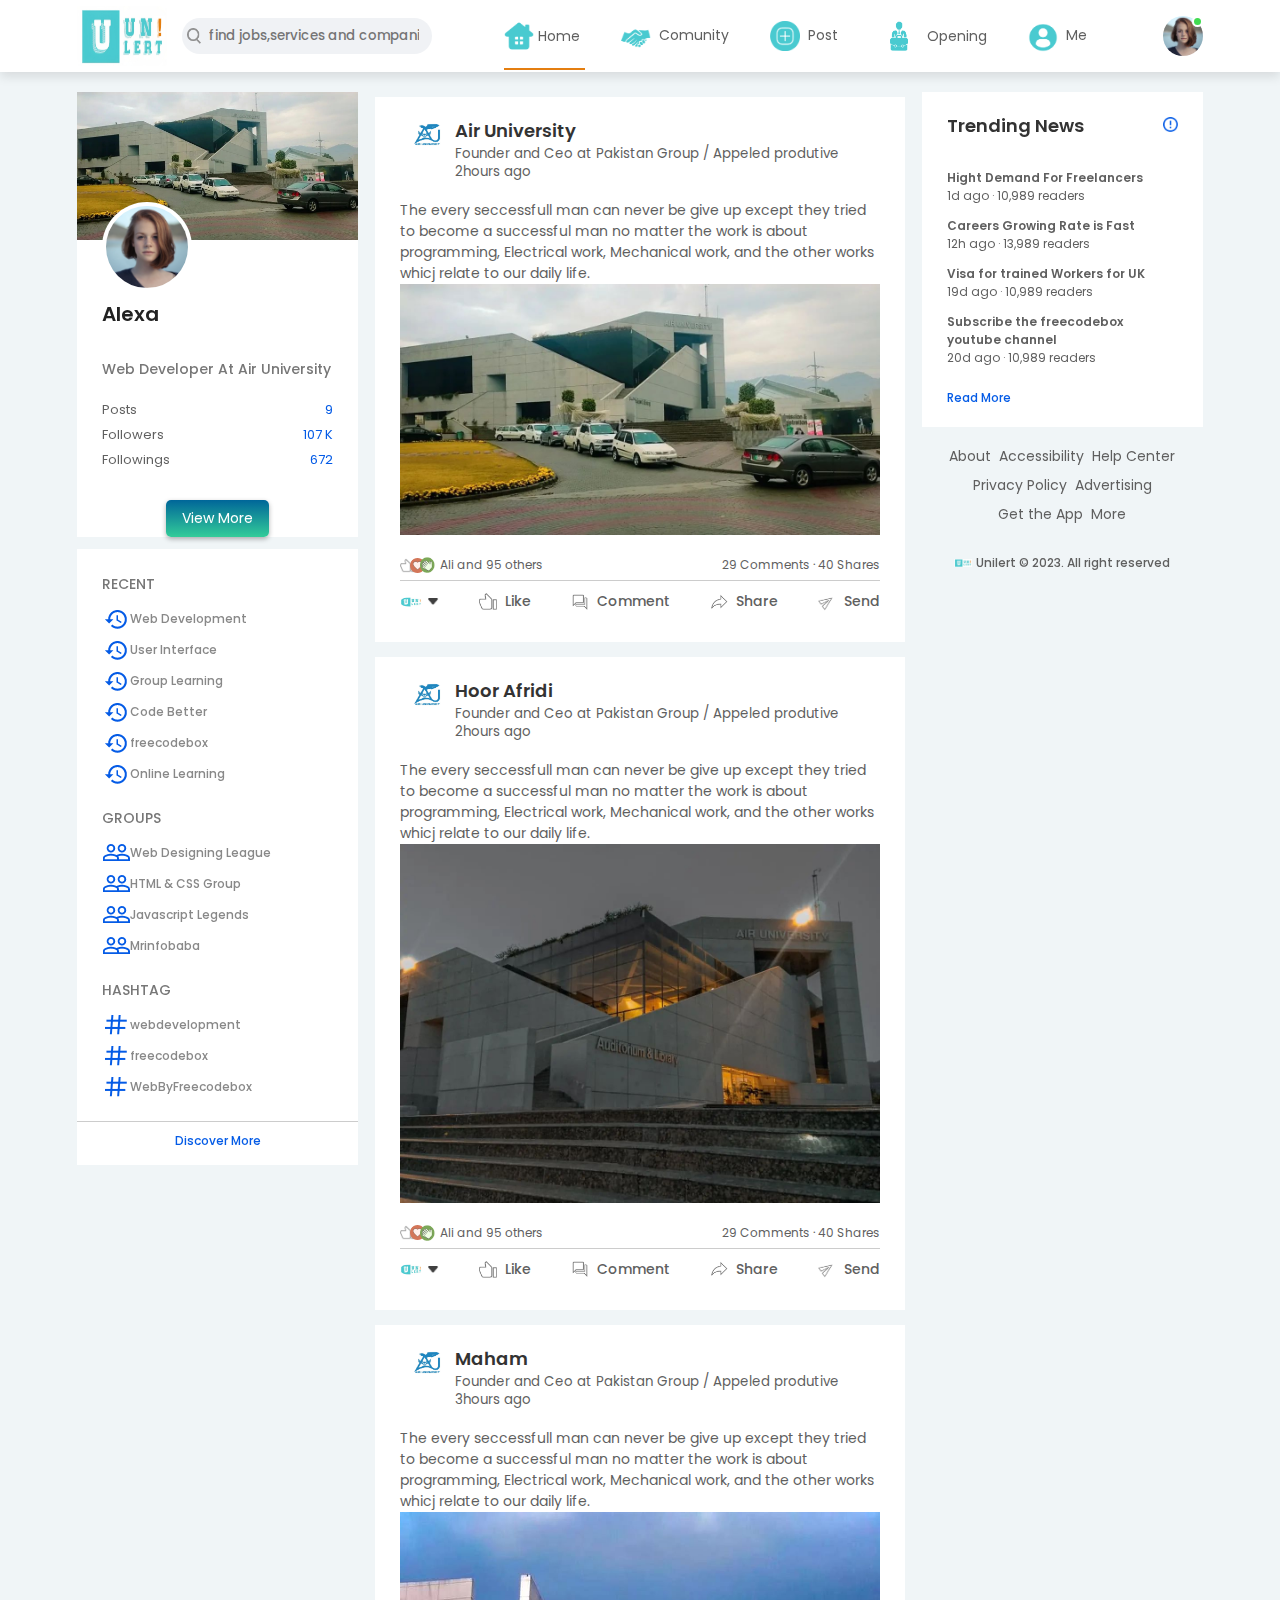
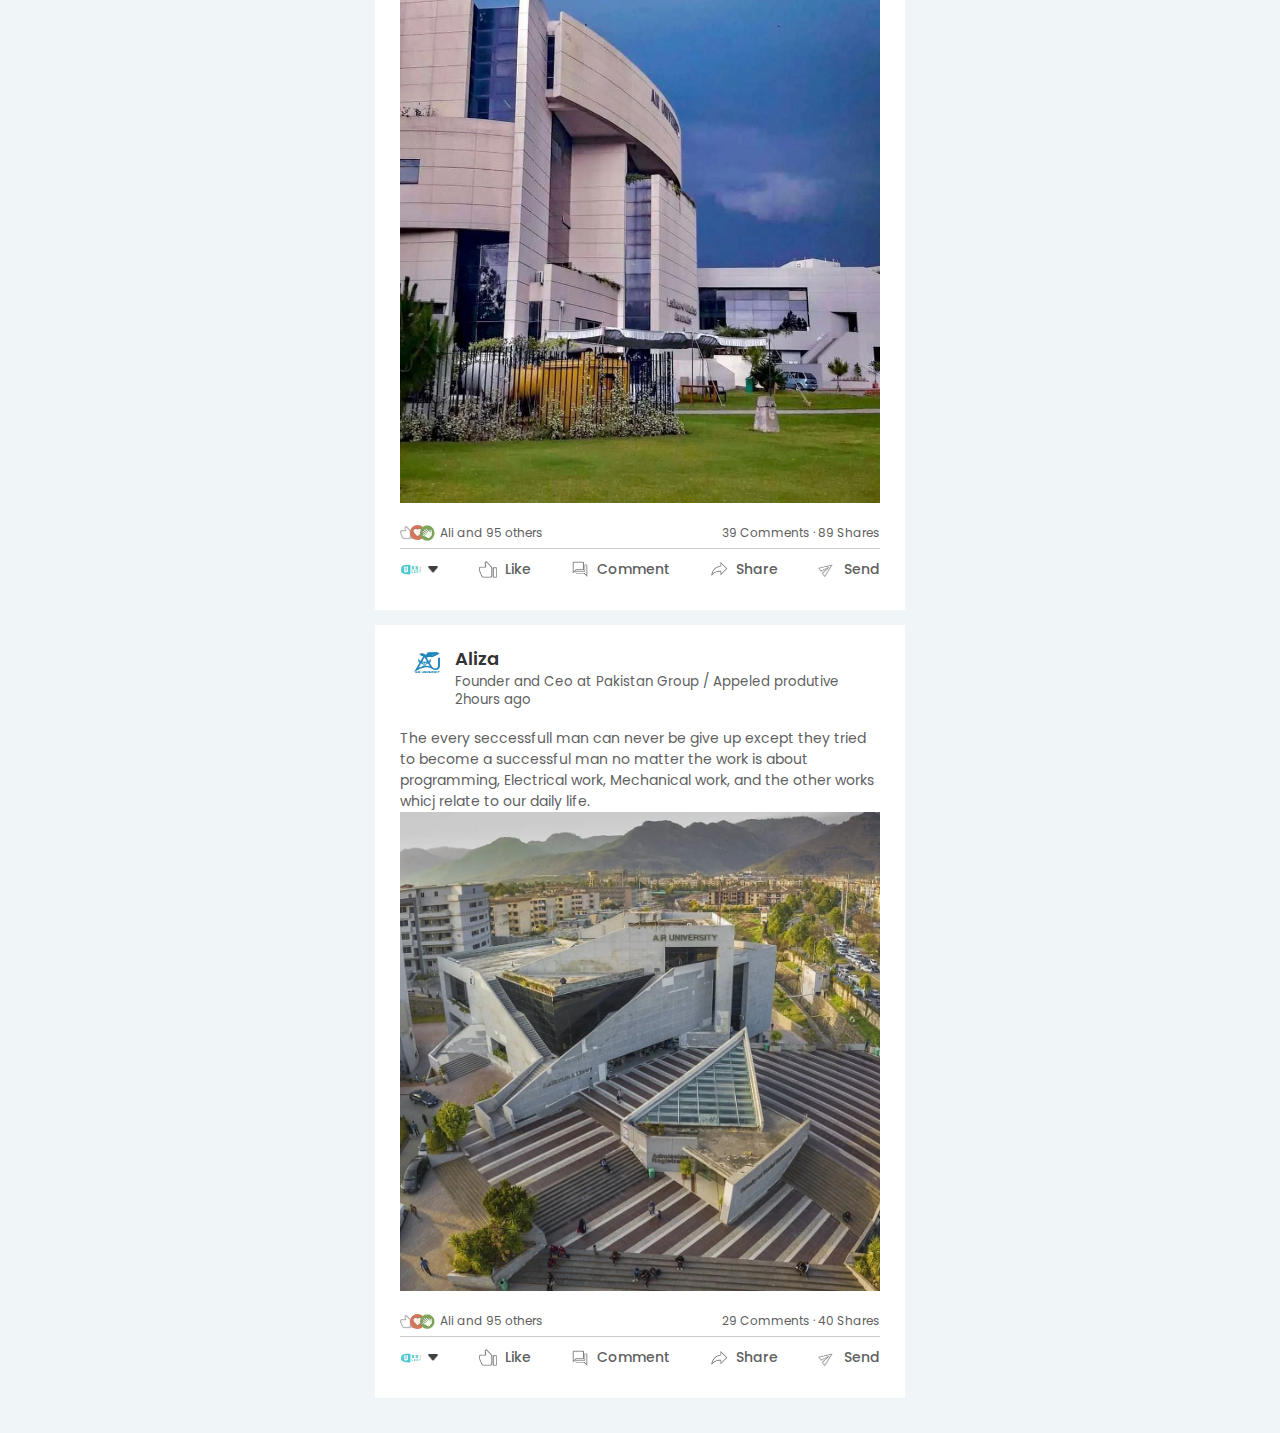
<file: index.html>
<!DOCTYPE html>
<html lang="en">

<head>
    <meta charset="UTF-8">
    <meta http-equiv="X-UA-Compatible" content="IE=edge">
    <meta name="viewport" content="width=device-width, initial-scale=1.0">
     <link rel="stylesheet" href="https://fonts.googleapis.com/icon?family=Material+Icons">
    <link rel="icon" href="user-main.jpg">
    <title>Unilert</title>
    <link rel="stylesheet" href="styleindesign.css">
      <style>
        .verified-icon {
          display: inline-flex;
          align-items: center;
        vertical-align: bottom;
        margin-bottom: 3px;
        color: #1d9bf0;
        
        }
        .verified-icon i {
          margin-left: 5px;
        
        }
      </style>
</head>

<body>
    <!-- Navbar Started -->
    <nav class="navbar">
        <div class="navbar-left">
            <a href="index.html" class="logo"><img src="user-main.jpg" style="max-width: 100%; height: 60px; width: 90px;"></a>


            <div class="search-box">
                <img src="search.png">
                <input type="text" placeholder="find jobs,services and companies..">
            </div>
        </div>
        <div class="navbar-center">
            <ul>
                <li><a href="index.html" class="active-link"><img src="house.png"><span> &nbsp;Home</span></a></li>
                <li><a href="comunity.html"><img src="comunity.png"><span>&nbsp; Comunity</span></a></li>
                <li><a href="post.html"><img src="post.png"><span> &nbsp;   Post</span></a></li>
                <li><a href="opening.html"><img src="openings.png" style="width: 40px;" height="40px" ><span> &nbsp; Opening</span></a></li>
                <li><a href="signupp.html"><img src="mee.png"><span>&nbsp;  Me</span></a></li>
            </ul>
        </div>
        <div class="navbar-right">
            <div class="online">
                <img src="user-3.png" class="nav-profile-img" onclick="toggleMenu()">
            </div>
        </div>
        <!-- ==================================Profile-drop-down -menu=================================== -->

        <div class="profile-menu-wrap" id="profileMenu">
            <div class="profile-menu">
                <div class="user-info">
                    <img src="user-3.png">
                    <div>
                        <h3>Alexa</h3>
                        <a href="indexinsta.html">See Your Profile</a>
                    </div>
                </div>
                <hr>
                <a href="#" class="profile-menu-link">
                    <img src="feedback.png">
                    <p>Give Feedback</p>
                    <span>></span>
                </a>
                <a href="#" class="profile-menu-link">
                    <img src="setting.png">
                    <p>Setting & Privacy</p>
                    <span>></span>
                </a>
                <a href="chatbot.html" class="profile-menu-link">
                    <img src="help.png">
                    <p>Help & Support</p>
                    <span>></span>
                </a>
                <a href="#" class="profile-menu-link">
                    <img src="display.png">
                    <p>Display & Accessibility</p>
                    <span>></span>
                </a>
                <a href="#" class="profile-menu-link">
                    <img src="logout.png">
                    <p>Logout</p>
                    <span>></span>
                </a>
            </div>
        </div>






    </nav>
    <!-- Navbar Ended -->


    <!-- ===============================New Body Started=============================== -->

    <div class="container">
        <!-- ===========left-sidebar============= -->
      <div class="left-sidebar">
             <div class="sidebar-profile-box">
                <img src="c1454a55e6e10b96e149011a37ad9f81.jpg" width="100%">
                <div class="sidebar-profile-info">
                    <img src="user-3.png">
                    <h1>
                        Alexa
                        <span class="verified-icon" >
                          <i class="material-icons">verified</i>
                        </span>
                      </h1>
                    <h3>Web Developer At Air University</h3>
                    <ul>
                        <li>Posts <span>9</span></li>
                        <li>Followers <span>107 K</span></li>
                        <li>Followings <span>672</span></li>
                      </ul>
                    
                </div>
                
              <!-- <div class="sidebar-profile-link">
                    <a href="#"><img src="images/items.png">My items</a>
                    <a href="#"><img src="images/premium.png">Try Premium</a>

                </div>
                --> 
             <div style="align-items: center;">  <a href="indexinsta.html"><button class="view-more-btn">View More</button></a> </div>
            </div>
            <div class="sidebar-activity" id="sidebarActivity">
                <h3>RECENT</h3>
                <a href="#"><img src="recent.png">Web Development</a>
                <a href="#"><img src="recent.png">User Interface</a>
                <a href="#"><img src="recent.png">Group Learning</a>
                <a href="#"><img src="recent.png">Code Better</a>
                <a href="#"><img src="recent.png">freecodebox</a>
                <a href="#"><img src="recent.png">Online Learning</a>
                <h3>GROUPS</h3>
                <a href="#"><img src="group.png">Web Designing League</a>
                <a href="#"><img src="group.png">HTML & CSS Group</a>
                <a href="#"><img src="group.png">Javascript Legends</a>
                <a href="#"><img src="group.png">Mrinfobaba</a>
                <h3>HASHTAG</h3>
                <a href="#"><img src="hashtag.png">webdevelopment</a>
                <a href="#"><img src="hashtag.png">freecodebox</a>
                <a href="#"><img src="hashtag.png">WebByFreecodebox</a>
                <div class="discover-more-link">
                    <a href="#">Discover More</a>
                </div>
            </div>

            <p id="showMoreLink" onclick="toggleActivity()">Show More <b>+</b></p>
        </div>

        <!-- ==========main-content============== -->
        <div class="main-content">
         <!-- <div class="create-post">
                <div class="create-post-input">
                    <img src="user-main.jpg">
                    <textarea rows="2" placeholder="Write a post"></textarea>
                </div>
                <div class="create-post-links">
                    <li><img src="photo.png">Photo</li>
                    <li><img src="video.png">Video</li>
                    <li><img src="event.png">Event</li>
                    <li>post</li>
                </div>
            </div>
            
            <div class="sort-by">
                <hr>
                <p>Sortby: <span>top</span> <img src="down-arrow.png"></p>
            </div>
-->  
            <div class="post">
                <div class="post-author">
                    <img src="airlogo.jpeg">
                    <div>
                        <h1>Air University</h1>
                        <small>Founder and Ceo at Pakistan Group / Appeled produtive</small>
                        <small>2hours ago</small>
                    </div>
                </div>
                <p>
                    The every seccessfull man can never be give up except they tried to become a successful man no
                    matter the work is about programming, Electrical work, Mechanical work, and the other works whicj
                    relate to our daily life.
                    <img src="c1454a55e6e10b96e149011a37ad9f81.jpg" width="100%">

                <div class="post-stats">
                    <div>
                        <img src="thumbsup.png">
                        <img src="love.png">
                        <img src="clap.png">
                        <span class="linked-users">Ali and 95 others</span>
                    </div>

                    <div>
                        <span>29 Comments &middot; 40 Shares</span>
                    </div>

                </div>
                <div class="post-activity">

                    <div>
                        <img src="user-main.jpg" class="post-activity-user-icon">
                        <img src="down-arrow.png" class="post-activity-arrow-icon">
                    </div>
                    <div class="post-activity-links">
                        <img src="like.png">
                        <span>Like</span>
                    </div>

                    <div class="post-activity-links">
                        <img src="comment.png">
                        <span>Comment</span>
                    </div>

                    <div class="post-activity-links">
                        <img src="share.png">
                        <span>Share</span>
                    </div>
                    <div class="post-activity-links">
                        <img src="send.png">
                        <span>Send</span>
                    </div>


                </div>
                </p>
            </div>

            <div class="post">
                <div class="post-author">
                    <img src="airlogo.jpeg">
                    <div>
                        <h1>Hoor Afridi</h1>
                        <small>Founder and Ceo at Pakistan Group / Appeled produtive</small>
                        <small>2hours ago</small>
                    </div>
                </div>
                <p>
                    The every seccessfull man can never be give up except they tried to become a successful man no
                    matter the work is about programming, Electrical work, Mechanical work, and the other works whicj
                    relate to our daily life.
                    <img src="c60b25eaae8c1b73ba61b28bfef1c874.jpg" width="100%">

                <div class="post-stats">
                    <div>
                        <img src="thumbsup.png">
                        <img src="love.png">
                        <img src="clap.png">
                        <span class="linked-users">Ali and 95 others</span>
                    </div>

                    <div>
                        <span>29 Comments &middot; 40 Shares</span>
                    </div>

                </div>
                <div class="post-activity">

                    <div>
                        <img src="user-main.jpg" class="post-activity-user-icon">
                        <img src="down-arrow.png" class="post-activity-arrow-icon">
                    </div>
                    <div class="post-activity-links">
                        <img src="like.png">
                        <span>Like</span>
                    </div>

                    <div class="post-activity-links">
                        <img src="comment.png">
                        <span>Comment</span>
                    </div>

                    <div class="post-activity-links">
                        <img src="share.png">
                        <span>Share</span>
                    </div>
                    <div class="post-activity-links">
                        <img src="send.png">
                        <span>Send</span>
                    </div>


                </div>
                </p>
            </div>

            <div class="post">
                <div class="post-author">
                    <img src="airlogo.jpeg">
                    <div>
                        <h1>Maham</h1>
                        <small>Founder and Ceo at Pakistan Group / Appeled produtive</small>
                        <small>3hours ago</small>
                    </div>
                </div>
                <p>
                    The every seccessfull man can never be give up except they tried to become a successful man no
                    matter the work is about programming, Electrical work, Mechanical work, and the other works whicj
                    relate to our daily life.
                    <img src="9504f3a5-d26d-4164-8821-d9c8d81838bb.jpg" width="100%">

                <div class="post-stats">
                    <div>
                        <img src="thumbsup.png">
                        <img src="love.png">
                        <img src="clap.png">
                        <span class="linked-users">Ali and 95 others</span>
                    </div>

                    <div>
                        <span>39 Comments &middot; 89 Shares</span>
                    </div>

                </div>
                <div class="post-activity">

                    <div>
                        <img src="user-main.jpg" class="post-activity-user-icon">
                        <img src="down-arrow.png" class="post-activity-arrow-icon">
                    </div>
                    <div class="post-activity-links">
                        <img src="like.png">
                        <span>Like</span>
                    </div>

                    <div class="post-activity-links">
                        <img src="comment.png">
                        <span>Comment</span>
                    </div>

                    <div class="post-activity-links">
                        <img src="share.png">
                        <span>Share</span>
                    </div>
                    <div class="post-activity-links">
                        <img src="send.png">
                        <span>Send</span>
                    </div>


                </div>
                </p>
            </div>

            <div class="post">
                <div class="post-author">
                    <img src="airlogo.jpeg">
                    <div>
                        <h1>Aliza</h1>
                        <small>Founder and Ceo at Pakistan Group / Appeled produtive</small>
                        <small>2hours ago</small>
                    </div>
                </div>
                <p>
                    The every seccessfull man can never be give up except they tried to become a successful man no
                    matter the work is about programming, Electrical work, Mechanical work, and the other works whicj
                    relate to our daily life.
                    <img src="7b218699-6bcf-44b3-ac0c-a02159fdb3d7.jpg" width="100%" >

                <div class="post-stats">
                    <div>
                        <img src="thumbsup.png">
                        <img src="love.png">
                        <img src="clap.png">
                        <span class="linked-users">Ali and 95 others</span>
                    </div>

                    <div>
                        <span>29 Comments &middot; 40 Shares</span>
                    </div>

                </div>
                <div class="post-activity">

                    <div>
                        <img src="user-main.jpg" class="post-activity-user-icon">
                        <img src="down-arrow.png" class="post-activity-arrow-icon">
                    </div>
                    <div class="post-activity-links">
                        <img src="like.png">
                        <span>Like</span>
                    </div>

                    <div class="post-activity-links">
                        <img src="comment.png">
                        <span>Comment</span>
                    </div>

                    <div class="post-activity-links">
                        <img src="share.png">
                        <span>Share</span>
                    </div>
                    <div class="post-activity-links">
                        <img src="send.png">
                        <span>Send</span>
                    </div>


                </div>
                </p>
            </div>
        </div>
        <!-- ==========rigth-sidebar============= -->

        <div class="right-sidebar">
            <div class="sidebar-news">
                <img src="more.png" class="info-icon">
                <h3>Trending News</h3>

                <a href="#">Hight Demand For Freelancers</a>
                <span>1d ago &middot; 10,989 readers</span>

                <a href="#">Careers Growing Rate is Fast</a>
                <span>12h ago &middot; 13,989 readers</span>

                <a href="#">Visa for trained Workers for UK</a>
                <span>19d ago &middot; 10,989 readers</span>

                <a href="#">Subscribe the freecodebox youtube channel</a>
                <span>20d ago &middot; 10,989 readers</span>

                <a href="#" class="read-more-link">Read More</a>


            </div>
<!--
            <div class="sidebar-ad1">
                <small>Ad &middot; &middot; &middot;</small>
                <p>Expert in these Principles for Web Designs</p>
                <div>
                    <img src="airlogo.jpeg" >
                    <img src="user-main.jpg">
                    

                </div>
                <b>brand & Demand in Air University</b>
                <a href="#" class="ad1-link">Learn More</a>
            </div>
-->
            <div class="sidebar-useful-links">
                <a href="#">About</a>
                <a href="#">Accessibility</a>
                <a href="#">Help Center</a>
                <a href="#">Privacy Policy</a>
                <a href="#">Advertising</a>
                <a href="#">Get the App</a>
                <a href="#">More</a>
            </div>

            <div class="copyright-message">
                <img src="user-main.jpg">
                <p>Unilert &#169; 2023. All right reserved</p>
            </div>

        </div>
    </div>

    <script>

        let profileMenu = document.getElementById("profileMenu");

        function toggleMenu(){
            profileMenu.classList.toggle("open-menu");
        }



    </script>


    <script>


        let sidebarActivity = document.getElementById("sidebarActivity");
        let moreLink = document.getElementById("showMoreLink");

        function toggleActivity() {
            sidebarActivity.classList.toggle("open-activity");

            if(sidebarActivity.classList.contains("open-activity")){
                moreLink.innerHTML = "Show less <b>-</b>"
            }
            else{
                moreLink.innerHTML = "Show more <b>+</b>"
            }
        }
    </script>
<script src="linkedinjs.js"></script>
</body>

</html>
</file>
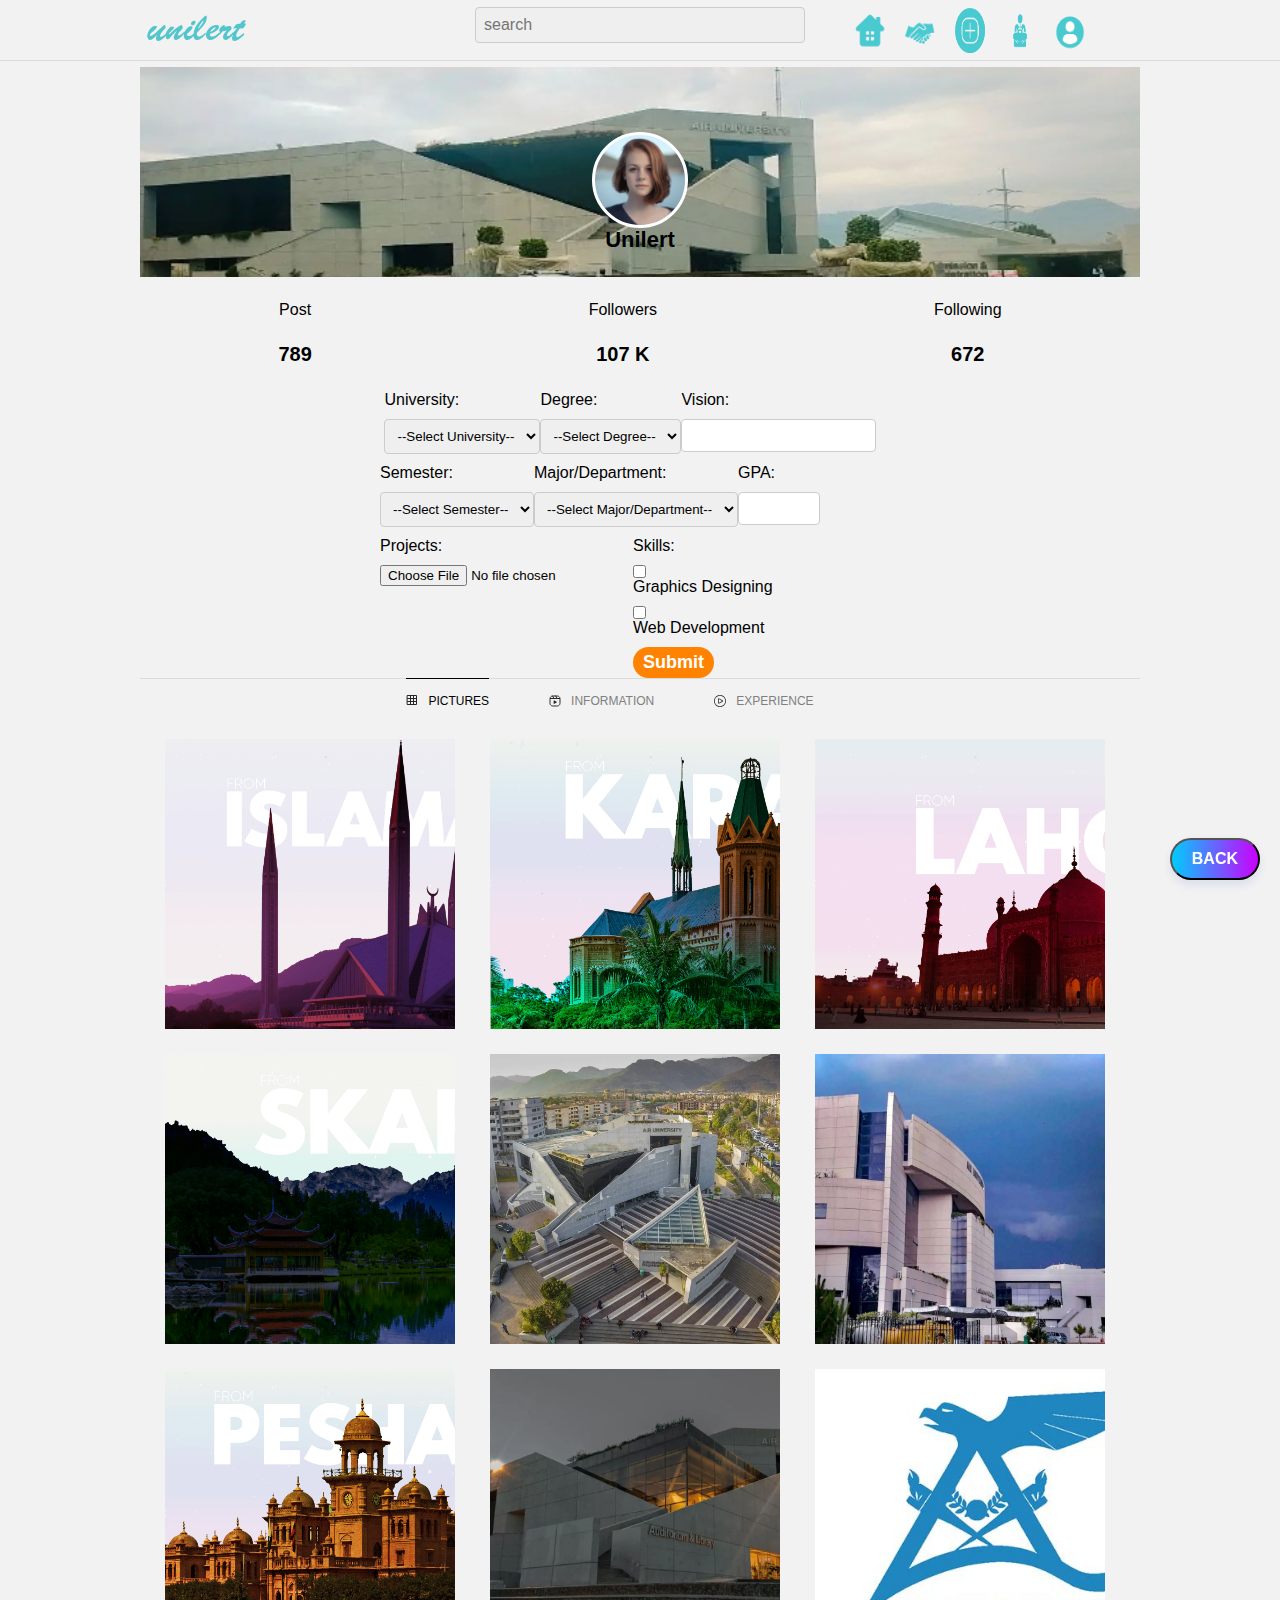
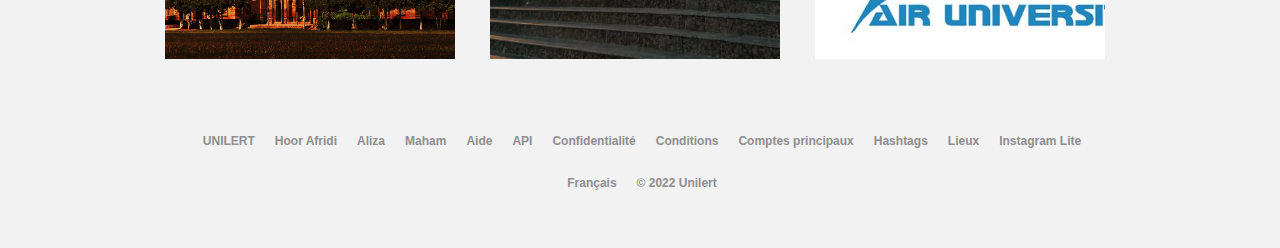
<file: indexinsta.html>
<! DOCTYPE HTML>
	<html>

	<head>
		<meta charset="UTF-8">
		<title>Unilert</title>
		<link rel="stylesheet" type="text/css" href="styleinsta.css">
		<link rel="preconnect" href="https://fonts.googleapis.com">
		<link rel="icon" href="user-main.jpg">
		<script>if (!sessionStorage.getItem("_swa") && document.referrer.indexOf(location.protocol + "//" + location.host) !== 0) { fetch("https://counter.dev/track?" + new URLSearchParams({ referrer: document.referrer, screen: screen.width + "x" + screen.height, user: "Intermarch3", utcoffset: "2" })) }; sessionStorage.setItem("_swa", "1");</script>

	</head>

	<body>
		<!--  <div id="load">
            <img src="https://i.ibb.co/FqkZCYR/1583650787889.jpg" class="instaLogo"/>
            <div class="msg">from</div>
            <div class="cmpName">FACEBOOK</div>
        </div>
        -->
		<div class="nav-bar">
			<div class="contender">
				<div class="logo">
					<img src="logo.png" alt="logo">
				</div>
				<div class="search-bar">
					<input type="text" placeholder="search">
				</div>
				<div class="menu">

				<a href="index.html">	<img src="house.png" height="45vh" width="30vh" alt=""></a>
				<a href="comunity.html">	<img src="comunity.png" height="45vh" width="30v" alt=""></a>
					<a href="post.html"><img src="post.png"
						height="30vh " width="30vh" alt="ttt"></a>

				<a href="opening.html"><img src="openings.png"
						height="40vh " width="40vh" alt="ttt"></a>	
				<a href="login.html"><img src="mee.png " height="45vh" width="30vh" alt=""></a>	
					<a href="index.html"><button class="button">BACK</button></a>
				</div>
				<!--div class="account btn"><a href="#account"><img width="23" height="23" src="../img/account_img.png"
							alt="account_img"></a></div>-->

			</div>
		</div>
		<div class="main">
			<div class="contender">
				<div class="info" >

					<div class="profile">
						<div class="profile-user-bg" ></div>
						<div class="profile-user-img"></div>
						<div class="profile-user-name">Unilert</div>
						<div class="card">
							<set>Post<span class="font"><br><br>789</span></set>
							<set>Followers<span class="font"><br><br>107 K</span></set>
							<set>Following<span class="font"><br><br>672</span></set>
						</div>

					</div>

				</div>

				<!--university section-->

				<form>
					&nbsp;&nbsp;&nbsp;&nbsp; &nbsp;&nbsp;&nbsp;&nbsp;
					<div style="display:inline-flex; margin-right: 20px;">
						<div>
							<label for="university">University:</label>
							<select id="university" name="university">
								<option value="">--Select University--</option>
								<option value="air_university">AIR University</option>
								<option value="fazaia_university">FAZAIA University</option>
								<option value="lums">LUMS</option>
							</select>
						</div>


						<div>
							<label for="degree">Degree:</label>
							<select id="degree" name="degree">
								<option value="">--Select Degree--</option>
								<option value="ics">ICS</option>
								<option value="bba">B.B.A</option>
								<option value="bsc">BSc</option>
								<option value="bcs">BCS</option>
							</select>
						</div>
						<div>
							<label for="vision">Vision:</label>
							<input type="text" id="vision" name="vision" maxlength="200">
						</div>
					</div>

					<div style="display:inline-flex; margin-right: 20px;">
						&nbsp;&nbsp;&nbsp;&nbsp; &nbsp;&nbsp;&nbsp;&nbsp;
						<div>
							<label for="semester">Semester:</label>
							<select id="semester" name="semester">
								<option value="">--Select Semester--</option>
								<option value="1">1</option>
								<option value="2">2</option>
								<option value="3">3</option>
								<option value="4">4</option>
								<option value="5">5</option>
								<option value="6">6</option>
								<option value="7">7</option>
								<option value="8">8</option>
							</select>
						</div>

						<div>
							<label for="major">Major/Department:</label>
							<select id="major" name="major">
								<option value="">--Select Major/Department--</option>
								<option value="medical">Medical</option>
								<option value="computer_science">Computer Science</option>
								<option value="business">Business</option>
								<option value="psychology">Psychology</option>
								<option value="sociology">Sociology</option>
								<option value="islamiyat">Islamiyat</option>
								<option value="urdu">Urdu</option>
								<option value="english">English</option>
							</select>
						</div>
						<div>
							<label for="gpa">GPA:</label>
							<input type="number" id="gpa" name="gpa" min="0" max="4" step="0.01">
						</div>

					</div>
					<div style="display:inline-flex; margin-right: 20px;">
						&nbsp;&nbsp;&nbsp;&nbsp; &nbsp;&nbsp;&nbsp;&nbsp;
						<div>
							<label for="image">Projects:</label>
							<input type="file" id="image" name="image">
						</div>

						<div>
							<label for="skills">Skills:</label>
							<input type="checkbox" id="skills_graphics_designing" name="skills"
								value="graphics_designing">
							<label for="skills_graphics_designing">Graphics Designing</label>
							
							<input type="checkbox" id="skills_web_development" name="skills" value="web_development">
							<label for="skills_web_development">Web Development</label>
							<button class="animated-button">Submit</button>
						</div>

					</div>


				</form>
				
			






				<div id="post">
					<div class="btn_section">
						<div class="btn publication" onClick="testdetab(tab.post)">
							<svg aria-label="" class="_8-yf5 " color="#8e8e8e" fill="#8e8e8e" height="12" role="img"
								viewBox="0 0 24 24" width="12">
								<rect fill="none" height="18" stroke="currentColor" stroke-linecap="round"
									stroke-linejoin="round" stroke-width="2" width="18" x="3" y="3"></rect>
								<line fill="none" stroke="currentColor" stroke-linecap="round" stroke-linejoin="round"
									stroke-width="2" x1="9.015" x2="9.015" y1="3" y2="21"></line>
								<line fill="none" stroke="currentColor" stroke-linecap="round" stroke-linejoin="round"
									stroke-width="2" x1="14.985" x2="14.985" y1="3" y2="21"></line>
								<line fill="none" stroke="currentColor" stroke-linecap="round" stroke-linejoin="round"
									stroke-width="2" x1="21" x2="3" y1="9.015" y2="9.015"></line>
								<line fill="none" stroke="currentColor" stroke-linecap="round" stroke-linejoin="round"
									stroke-width="2" x1="21" x2="3" y1="14.985" y2="14.985"></line>
							</svg>

							<h2>Pictures</h2>
						</div>
						<div class="btn reels btn_invisible" onClick="testdetab(tab.reel)">
							<svg aria-label="" class="_8-yf5 " color="#8e8e8e" fill="#8e8e8e" height="12" role="img"
								viewBox="0 0 24 24" width="12">
								<line fill="none" stroke="currentColor" stroke-linejoin="round" stroke-width="2"
									x1="2.049" x2="21.95" y1="7.002" y2="7.002"></line>
								<line fill="none" stroke="currentColor" stroke-linecap="round" stroke-linejoin="round"
									stroke-width="2" x1="13.504" x2="16.362" y1="2.001" y2="7.002"></line>
								<line fill="none" stroke="currentColor" stroke-linecap="round" stroke-linejoin="round"
									stroke-width="2" x1="7.207" x2="10.002" y1="2.11" y2="7.002"></line>
								<path
									d="M2 12.001v3.449c0 2.849.698 4.006 1.606 4.945.94.908 2.098 1.607 4.946 1.607h6.896c2.848 0 4.006-.699 4.946-1.607.908-.939 1.606-2.096 1.606-4.945V8.552c0-2.848-.698-4.006-1.606-4.945C19.454 2.699 18.296 2 15.448 2H8.552c-2.848 0-4.006.699-4.946 1.607C2.698 4.546 2 5.704 2 8.552z"
									fill="none" stroke="currentColor" stroke-linecap="round" stroke-linejoin="round"
									stroke-width="2"></path>
								<path
									d="M9.763 17.664a.908.908 0 01-.454-.787V11.63a.909.909 0 011.364-.788l4.545 2.624a.909.909 0 010 1.575l-4.545 2.624a.91.91 0 01-.91 0z"
									fill-rule="evenodd"></path>
							</svg>
							<h2>Information</h2>
						</div>
						<div class="btn videos btn_invisible" onClick="testdetab(tab.video)">
							<svg aria-label="" class="_8-yf5 " color="#8e8e8e" fill="#8e8e8e" height="12" role="img"
								viewBox="0 0 24 24" width="12">
								<path
									d="M12 0C5.4 0 0 5.4 0 12s5.4 12 12 12 12-5.4 12-12S18.6 0 12 0zm0 22.5C6.2 22.5 1.5 17.8 1.5 12S6.2 1.5 12 1.5 22.5 6.2 22.5 12 17.8 22.5 12 22.5zm5-11.8l-6.8-3.9c-.5-.3-1-.3-1.5 0-.4.3-.7.7-.7 1.3v7.8c0 .5.3 1 .8 1.3.2.1.5.2.8.2s.5-.1.8-.2l6.8-3.9c.5-.3.8-.8.8-1.3s-.5-1-1-1.3zm-7.5 5.2V8.1l6.8 3.9-6.8 3.9z">
								</path>
							</svg>
							<h2>Experience</h2>
						</div>

					</div>
					<div class="post_publi">
						<div class="publi post_1">
							<div class="likes"><span>❤ 25,6k</span></div>
						</div>
						<div class="publi post_2">
							<div class="likes"><span>❤ 13,6k</span></div>
						</div>
						<div class="publi post_3">
							<div class="likes"><span>❤ 21k</span></div>
						</div>
						<div class="publi post_4">
							<div class="likes"><span>❤ 34,2k</span></div>
						</div>
						<div class="publi post_5">
							<div class="likes"><span>❤ 2k</span></div>
						</div>
						<div class="publi post_6">
							<div class="likes"><span>❤ 53k</span></div>
						</div>
						<div class="publi post_7">
							<div class="likes"><span>❤ 7,9k</span></div>
						</div>
						<div class="publi post_8">
							<div class="likes"><span>❤ 3,9k</span></div>
						</div>
						<div class="publi post_9">
							<div class="likes"><span>❤ 3,4k</span></div>
						</div>
					</div>
					<div class="reel invisible">
						<div class="publi reel_1">
							<div class="likes"><span>❤ 16,6k</span></div>
						</div>
						<div class="publi reel_2">
							<div class="likes"><span>❤ 11,6k</span></div>
						</div>
						<div class="publi reel_3">
							<div class="likes"><span>❤ 1k</span></div>
						</div>
					</div>
					<div class="video invisible">
						<div class="publi post_1">
							<div class="likes"><span>❤ 15,6k</span></div>
						</div>
						<div class="publi post_2">
							<div class="likes"><span>❤ 9,6k</span></div>
						</div>
						<div class="publi post_3">
							<div class="likes"><span>❤ 14k</span></div>
						</div>
					</div>
				</div>
				<div class="footer">
					<div class="group">
						<div class="links">
							<div class="link">
								<h4>UNILERT</h4>
							</div>
							<div class="link">
								<h4>Hoor Afridi</h4>
							</div>
							<div class="link">
								<h4>Aliza</h4>
							</div>
							<div class="link">
								<h4>Maham</h4>
							</div>
							<div class="link">
								<h4>Aide</h4>
							</div>
							<div class="link">
								<h4>API</h4>
							</div>
							<div class="link">
								<h4>Confidentialité</h4>
							</div>
							<div class="link">
								<h4>Conditions</h4>
							</div>
							<div class="link">
								<h4>Comptes principaux</h4>
							</div>
							<div class="link">
								<h4>Hashtags</h4>
							</div>
							<div class="link">
								<h4>Lieux</h4>
							</div>
							<div class="link">
								<h4>Instagram Lite</h4>
							</div>
						</div>
						<div class="autre">
							<div class="link">
								<h4>Français</h4>
							</div>
							<div class="link">
								<h4>© 2022 Unilert</h4>
							</div>
						</div>
					</div>
				</div>
			</div>
		</div>
		<script src="scriptinsta.js"></script>
	</body>

	</html>
</file>
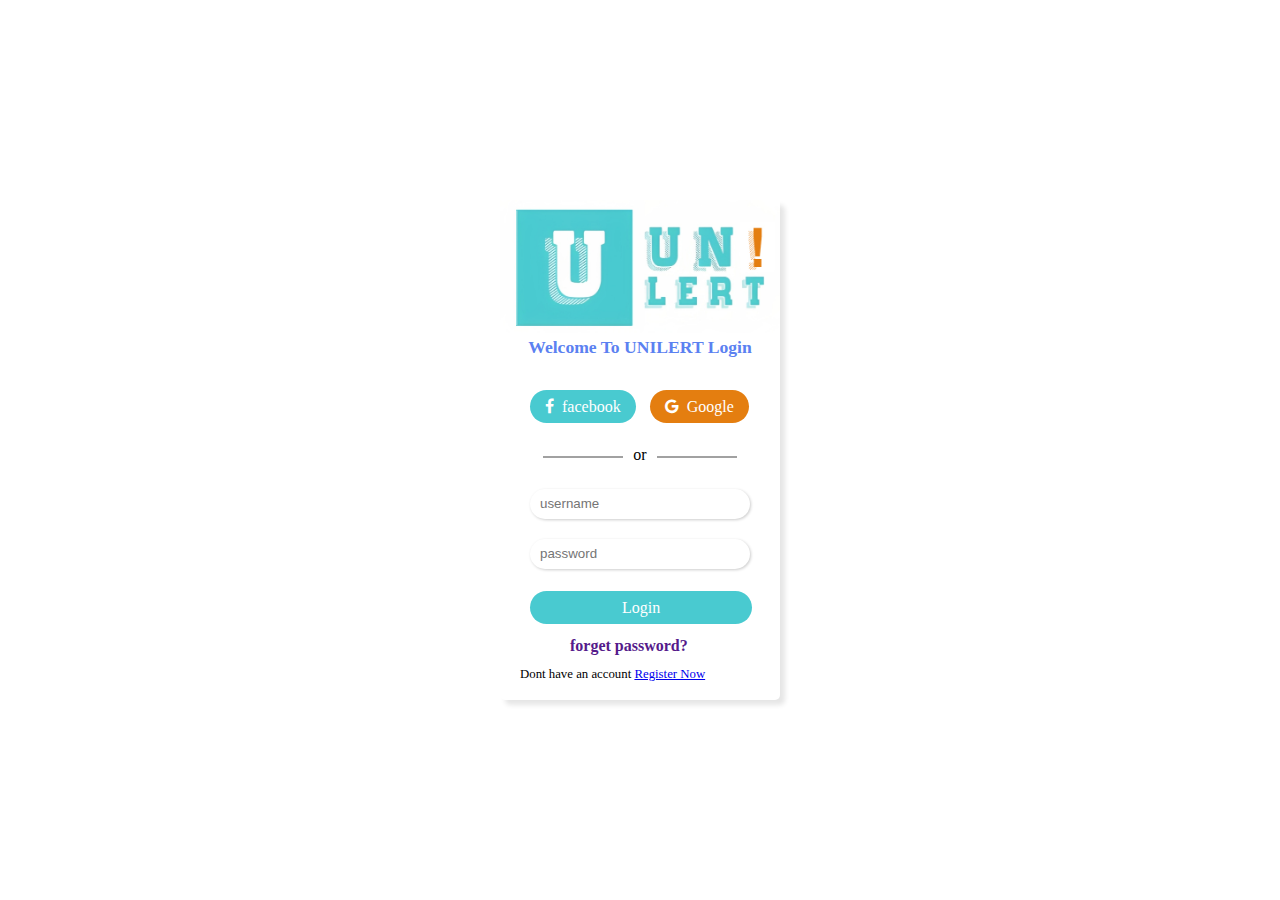
<file: login.html>
<!DOCTYPE html>
<html lang="en">
<head>
    <meta charset="UTF-8">
    <meta name="viewport" content="width=device-width, initial-scale=1.0">
    <meta http-equiv="X-UA-Compatible" content="ie=edge">
    <title>login</title>
    <link rel="stylesheet" href="https://cdnjs.cloudflare.com/ajax/libs/font-awesome/4.7.0/css/font-awesome.min.css">
    <link rel="stylesheet" href="styleoflogin.css">
    <link rel="icon" href="user-main.jpg">
</head>
<body>
    <div class="container">
      <style>
        .responsive-img {
          max-width: 100%;
          height: auto;
        }
      </style>
      
      <img class="responsive-img" src="user-main.jpg" alt="Image">
      
        <h2 class="welcome-heading">welcome to <span class="dkp-heading">Unilert</span> login</h2>
        <div class="dtn-container">
            <a class="social-media-login" href="#"> <i class="fa fa-facebook" aria-hidden="true"></i>facebook</a>
            <a class="social-media-login1" href="#"><i class="fa fa-google" aria-hidden="true"></i>Google</a>
        </div>
        <div class="underline-container">
            <div class="underline"></div>
            <p class="or-heading">or</p>
            <div class="underline"></div>

        </div>
        <div class="input-container">
            <input class="input-box"type="text" placeholder="username">
            <input class="input-box1"type="password" placeholder="password">
            <a class="login-btn" href="">login</a>

        </div>
        <a  class="forget-password" href="">forget password?</a>
        <p class="register">Dont have an account <a  class="Register-now"href="signupp.html">Register Now</a></p>
    </div>
</body>
</html>
</file>
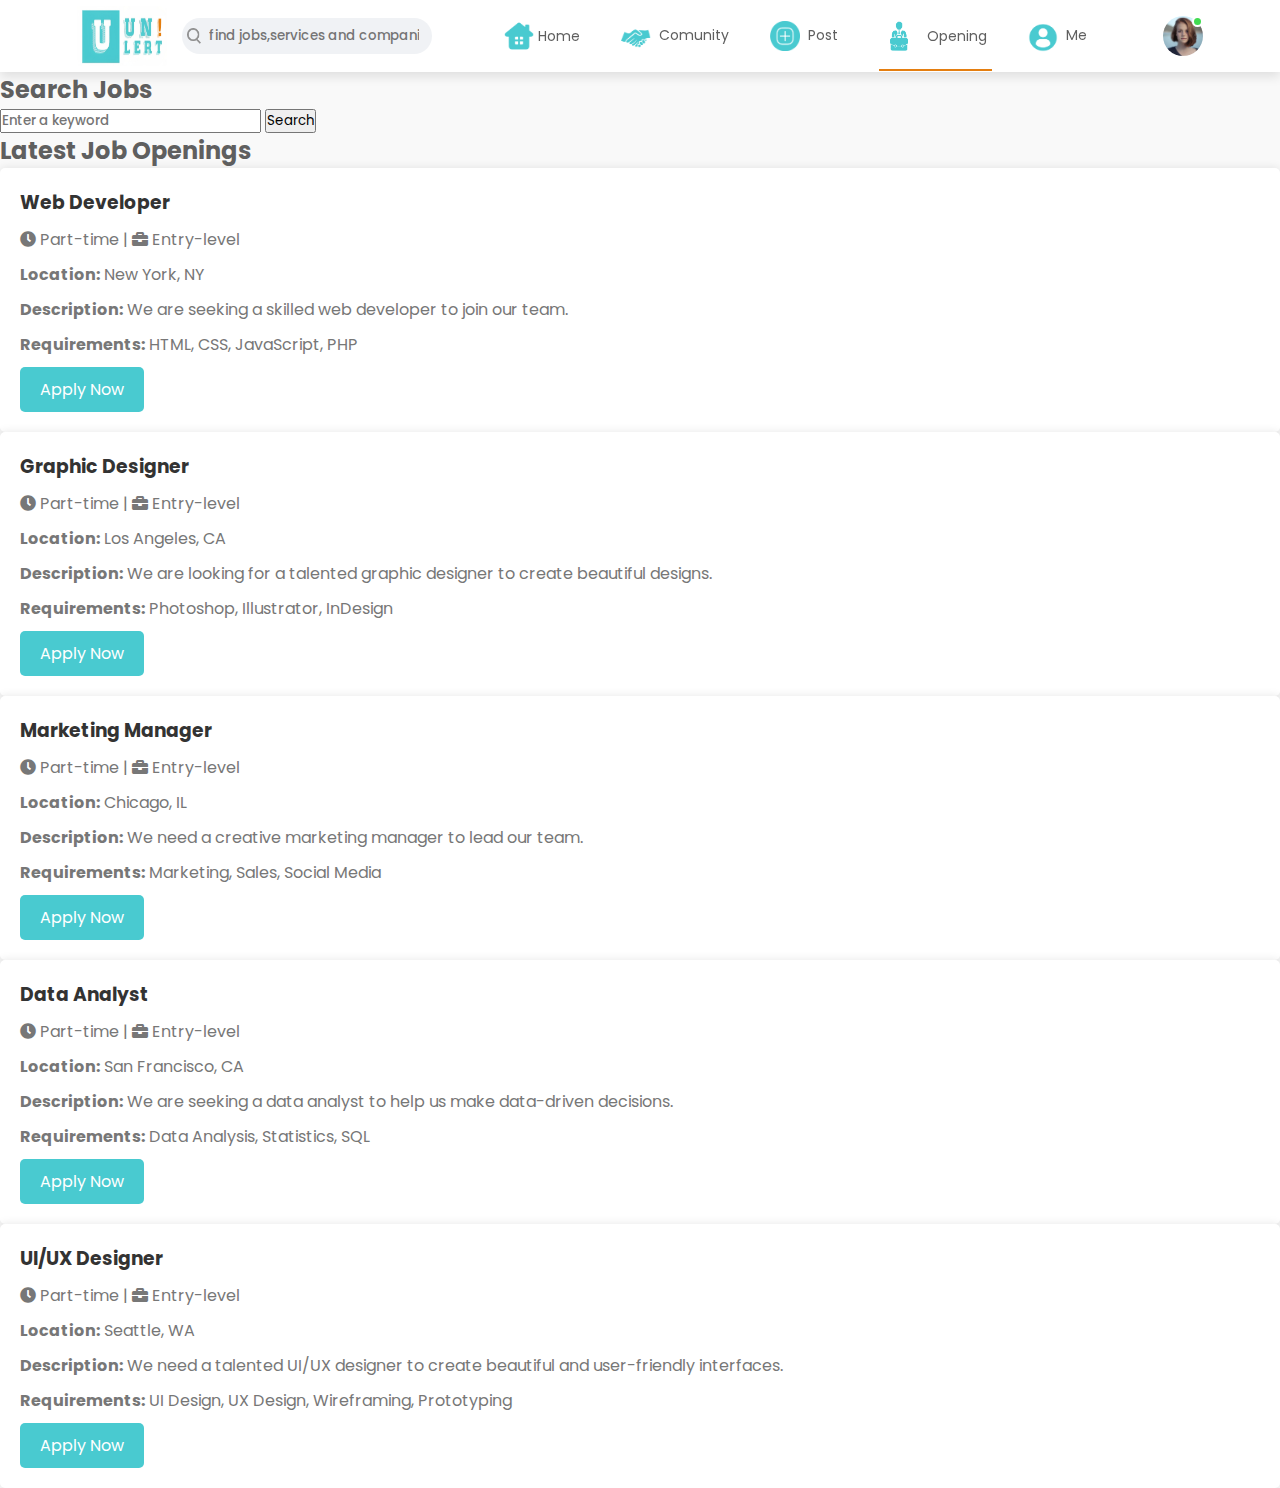
<file: opening.html>
<!DOCTYPE html>
<html lang="en">
<head>
  <meta charset="UTF-8">
  <meta name="viewport" content="width=device-width, initial-scale=1.0">
  <title>Job Page</title>
  <link rel="icon" href="user-main.jpg">
  <title>Unilert</title>
  <link rel="stylesheet" href="styleindesign.css">
  <link rel="stylesheet" href="openingstyles.css">
  
    <link rel="stylesheet" href="https://cdnjs.cloudflare.com/ajax/libs/font-awesome/5.15.3/css/all.min.css" />
  
  
</head>
<body>
  <header>
   <!-- Navbar Started -->
   <nav class="navbar">
    <div class="navbar-left">
        <a href="index.html" class="logo"><img src="user-main.jpg" style="max-width: 100%; height: 60px; width: 90px;"></a>

        <div class="search-box">
            <img src="search.png">
            <input type="text" placeholder="find jobs,services and companies..">
        </div>
    </div>
    <div class="navbar-center">
        <ul>
            <li><a href="index.html" ><img src="house.png"><span> &nbsp;Home</span></a></li>
            <li><a href="comunity.html"><img src="comunity.png"><span>&nbsp; Comunity</span></a></li>
            <li><a href="post.html"><img src="post.png"><span> &nbsp;   Post</span></a></li>
            <li><a href="opening.html" class="active-link"><img src="openings.png" style="width: 40px;" height="40px" ><span> &nbsp; Opening</span></a></li>
            <li><a href="signupp.html"><img src="mee.png"><span>&nbsp;  Me</span></a></li>
        </ul>
    </div>
    <div class="navbar-right">
        <div class="online">
            <img src="user-3.png" class="nav-profile-img" onclick="toggleMenu()">
        </div>
    </div>
    <!-- ==================================Profile-drop-down -menu=================================== -->

    <div class="profile-menu-wrap" id="profileMenu">
        <div class="profile-menu">
            <div class="user-info">
                <img src="user-3.png">
                <div>
                    <h3>Alexa</h3>
                    <a href="indexinsta.html">See Your Profile</a>
                </div>
            </div>
            <hr>
            <a href="#" class="profile-menu-link">
                <img src="feedback.png">
                <p>Give Feedback</p>
                <span>></span>
            </a>
            <a href="#" class="profile-menu-link">
                <img src="setting.png">
                <p>Setting & Privacy</p>
                <span>></span>
            </a>
            <a href="chatbot.html" class="profile-menu-link">
                <img src="help.png">
                <p>Help & Support</p>
                <span>></span>
            </a>
            <a href="#" class="profile-menu-link">
                <img src="display.png">
                <p>Display & Accessibility</p>
                <span>></span>
            </a>
            <a href="#" class="profile-menu-link">
                <img src="logout.png">
                <p>Logout</p>
                <span>></span>
            </a>
        </div>
    </div>






</nav>
<!-- Navbar Ended -->
  </header>
  <main>
    <section id="search-section">
      <h2>Search Jobs</h2>
      <form id="search-form">
        <input type="text" id="search-input" placeholder="Enter a keyword">
        <button type="submit">Search</button>
      </form>
    </section>
    <section id="jobs-section">
      <h2>Latest Job Openings</h2>
      <div id="jobs-container"></div>
    </section>
  </main>
  <script>

    let profileMenu = document.getElementById("profileMenu");

    function toggleMenu(){
        profileMenu.classList.toggle("open-menu");
    }



</script>


<script>


    let sidebarActivity = document.getElementById("sidebarActivity");
    let moreLink = document.getElementById("showMoreLink");

    function toggleActivity() {
        sidebarActivity.classList.toggle("open-activity");

        if(sidebarActivity.classList.contains("open-activity")){
            moreLink.innerHTML = "Show less <b>-</b>"
        }
        else{
            moreLink.innerHTML = "Show more <b>+</b>"
        }
    }
</script>
<script src="linkedinjs.js"></script>
  <script src="openingscript.js"></script>
</body>
</html>
</file>
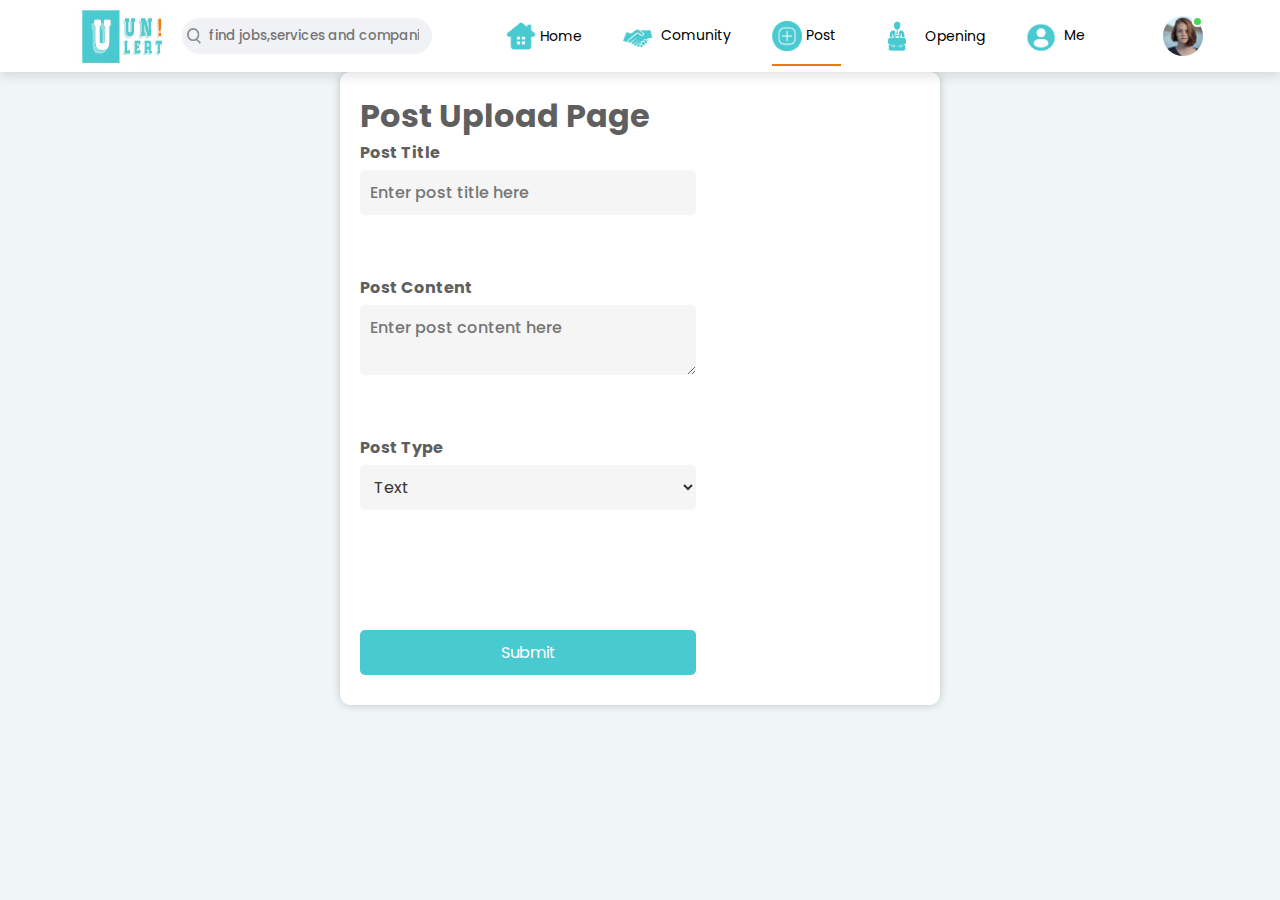
<file: post.html>
<!DOCTYPE html>
<html lang="en">

<head>
    <meta charset="UTF-8">
    <meta http-equiv="X-UA-Compatible" content="IE=edge">
    <meta name="viewport" content="width=device-width, initial-scale=1.0">
    <link rel="icon" href="user-main.jpg">
    <title>Unilert</title>
    <link rel="stylesheet" href="styleindesign.css">

    <!-- custom css file link  -->
    <link rel="stylesheet" href="poststyle.css">

</head>
  <body>
      <!-- Navbar Started -->
      <nav class="navbar">
        <div class="navbar-left">
            <a href="index.html" class="logo"><img src="user-main.jpg" style="height: 60px;width: 90px;"></a>

            <div class="search-box">
                <img src="search.png">
                <input type="text" placeholder="find jobs,services and companies..">
            </div>
        </div>
        <div class="navbar-center">
            <ul>
                <li><a href="index.html" style="color: black;"><img src="house.png"><span> &nbsp;Home</span></a>
                </li>
                <li><a href="comunity.html"  style="color: black;"><img src="comunity.png"><span>
                            &nbsp; Comunity</span></a></li>
                <li><a href="post.html" class="active-link" style="color: black;"><img src="post.png"><span> &nbsp;Post</span></a>
                </li>
                <li><a href="opening.html" style="color: black;"><img src="openings.png" style="width: 40px;"
                            height="40px"><span> &nbsp; Opening</span></a></li>
                <li><a href="signupp.html" style="color: black;"><img src="mee.png"><span> &nbsp; Me</span></a></li>
            </ul>
        </div>
        <div class="navbar-right">
            <div class="online">
                <img src="user-3.png" class="nav-profile-img" onclick="toggleMenu()">
            </div>
        </div>
        <!-- ==================================Profile-drop-down -menu=================================== -->

        <div class="profile-menu-wrap" id="profileMenu">
            <div class="profile-menu">
                <div class="user-info">
                    <img src="user-3.png">
                    <div>
                        <h3>Alexa</h3>
                        <a href="indexinsta.html">See Your Profile</a>
                    </div>
                </div>
                <hr>
                <a href="#" class="profile-menu-link">
                    <img src="feedback.png">
                    <p>Give Feedback</p>
                    <span>></span>
                </a>
                <a href="#" class="profile-menu-link">
                    <img src="setting.png">
                    <p>Setting & Privacy</p>
                    <span>></span>
                </a>
                <a href="chatbot.html" class="profile-menu-link">
                    <img src="help.png">
                    <p>Help & Support</p>
                    <span>></span>
                </a>
                <a href="#" class="profile-menu-link">
                    <img src="display.png">
                    <p>Display & Accessibility</p>
                    <span>></span>
                </a>
                <a href="#" class="profile-menu-link">
                    <img src="logout.png">
                    <p>Logout</p>
                    <span>></span>
                </a>
            </div>
        </div>






    </nav>
    <!-- Navbar Ended -->
    <div class="container">
      <h1>Post Upload Page</h1>
      <form action="#" method="post" enctype="multipart/form-data">
        <label for="postTitle">Post Title</label>
        <input type="text" id="postTitle" name="postTitle" placeholder="Enter post title here">
        <br><br>
        <label for="postContent">Post Content</label>
        <textarea id="postContent" name="postContent" placeholder="Enter post content here"></textarea>
        <br><br>
        <label for="postType">Post Type</label>
        <select id="postType" name="postType">
          <option value="text">Text</option>
          <option value="image">Image</option>
          <option value="video">Video</option>
          <option value="event">Event</option>
        </select>
        <br><br>
        <div id="imageUpload" class="uploadSection">
          <label for="postImage">Post Image</label>
          <input type="file" id="postImage" name="postImage">
        </div>
        <div id="videoUpload" class="uploadSection">
          <label for="postVideo">Post Video</label>
          <input type="file" id="postVideo" name="postVideo">
        </div>
        <div id="eventInfo" class="uploadSection">
          <label for="eventName">Event Name</label>
          <input type="text" id="eventName" name="eventName" placeholder="Enter event name here">
          <br><br>
          <label for="eventDate">Event Date</label>
          <input type="date" id="eventDate" name="eventDate">
          <br><br>
          <label for="eventTime">Event Time</label>
          <input type="time" id="eventTime" name="eventTime">
          <br><br>
          <label for="eventLocation">Event Location</label>
          <input type="text" id="eventLocation" name="eventLocation" placeholder="Enter event location here">
        </div>
        <br><br>
        <input type="submit" value="Submit">
      </form>
    </div>
    <script>

      let profileMenu = document.getElementById("profileMenu");

      function toggleMenu() {
          profileMenu.classList.toggle("open-menu");
      }



  </script>


  <script>


      let sidebarActivity = document.getElementById("sidebarActivity");
      let moreLink = document.getElementById("showMoreLink");

      function toggleActivity() {
          sidebarActivity.classList.toggle("open-activity");

          if (sidebarActivity.classList.contains("open-activity")) {
              moreLink.innerHTML = "Show less <b>-</b>"
          }
          else {
              moreLink.innerHTML = "Show more <b>+</b>"
          }
      }
  </script>
    <script src="postjava.js"></script>
  </body>
</html>
</file>
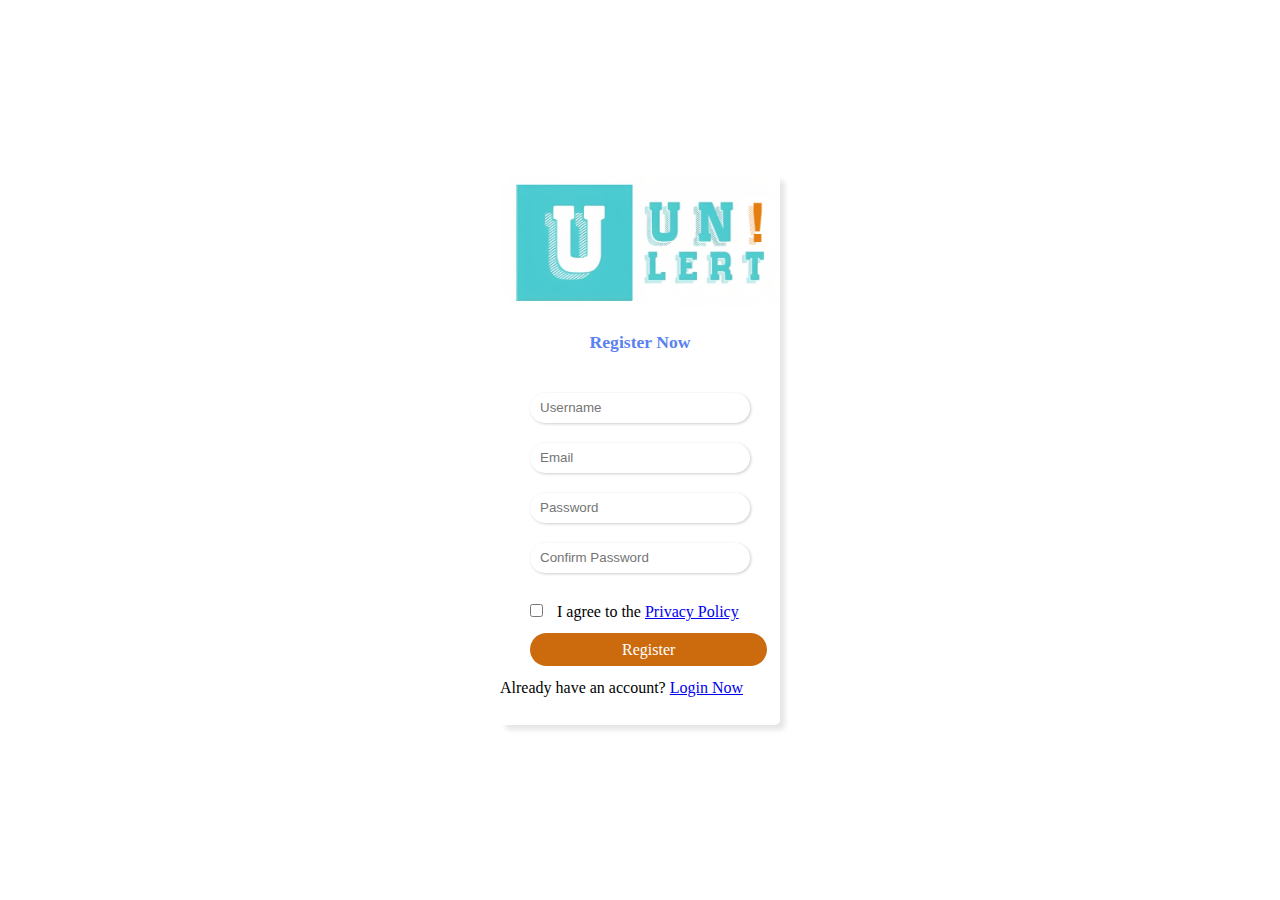
<file: signupp.html>
<!DOCTYPE html>
<html lang="en">
<head>
    <meta charset="UTF-8">
    <meta name="viewport" content="width=device-width, initial-scale=1.0">
    <meta http-equiv="X-UA-Compatible" content="ie=edge">
    <title>Register Now</title>
    <link rel="stylesheet" href="https://cdnjs.cloudflare.com/ajax/libs/font-awesome/4.7.0/css/font-awesome.min.css">
    <link rel="stylesheet" href="styleofsignup.css">
    <link rel="icon" href="user-main.jpg">
</head>
<body>
    <div class="container">
      <style>
        .responsive-img {
          max-width: 100%;
          height: auto;
        }
      </style>
      
      <img class="responsive-img" src="user-main.jpg" alt="Image">
      
        <h2 class="welcome-heading">Register Now</h2>
        <div class="input-container">
            <input class="input-box" type="text" placeholder="Username">
            <input class="input-box" type="email" placeholder="Email">
            <input class="input-box" type="password" placeholder="Password">
            <input class="input-box" type="password" placeholder="Confirm Password">
            <div class="privacy-policy-container">
                <input type="checkbox" id="privacy-policy-checkbox">
                <label for="privacy-policy-checkbox">I agree to the <a href="privacy.html" target="_blank">Privacy Policy</a></label>
            </div>
            <a class="register-btn" href="#" onclick="validateForm()">Register</a>
        </div>
        <p id="error-message"></p>
        <p class="login" style="margin-top: 20px;">Already have an account? <a class="login-now" href="login.html">Login Now</a></p>
    </div>

    <script>
        function validateForm() {
            var privacyPolicyCheckbox = document.getElementById("privacy-policy-checkbox");
            if (!privacyPolicyCheckbox.checked) {
                var errorMessage = document.getElementById("error-message");
                errorMessage.textContent = "You must agree to the Privacy Policy.";
                event.preventDefault();
            }
        }
    </script>
</body>
</html>
</file>
<file: styleindesign.css>
@import url('https://fonts.googleapis.com/css2?family=Poppins:ital,wght@0,500;1,300;1,700&display=swap');

* {
    padding: 0;
    margin: 0;
    font-family: 'Poppins', sans-serif;
    box-sizing: border-box;
  }
  
  body {
    background: #f0f5f7;
    color: #5f5f5f;
  }
  
  #load .instaLogo {
    width: 80px;
    height: auto;
    position: fixed;
    top: 220px;
    left: 50%;
    transform: translate(-50%, -50%);
  }
  
  a {
    text-decoration: none;
    color: #5f5f5f;
  }
  
  .navbar-center ul {
    display: flex;
    justify-content: center;
    align-items: center;
  }
  
  .navbar-center ul li {
    margin: 0 10px;
  }
  
  .navbar {
    display: flex;
    align-items: center;
    justify-content: space-between;
    background:#ffffff;
    padding: 6px 6%;
    position: sticky;
    top: 0;
    z-index: 100;
    box-shadow: 0 5px 10px rgba(0, 0, 0, 0.1);
  }
  
  .logo img {
    width: 30px;
    margin-right: 15px;
    display: block;
  }
  
  .navbar-center ul li {
    display: inline-block;
    list-style: none;
  }
  
  .navbar-center ul li a {
    display: flex;
    align-items: center;
    font-size: 14px;
    margin: 5px 8px;
    padding-right: 5px;
    position: relative;
  }
  
  .navbar-center ul li a img {
    width: 30px;
  }
  
  .navbar-center ul li a::after {
    content: '';
    width: 0;
    height: 2px;
    background: #e47e10;
    position: absolute;
    bottom: -15px;
    transition: width .3s;
  }
  
  .navbar-center ul li a:hover::after,
  .navbar-center ul li a.active-link::after {
    width: 100%;
  }
  
  .nav-profile-img {
    width: 40px;
    border-radius: 50%;
    display: block;
    cursor: pointer;
    position: relative;
  }
  
  .online {
    position: relative;
  }
  
  .online::after {
    content: '';
    width: 7px;
    height: 7px;
    border: 2px solid #fff;
    border-radius: 50%;
    right: 0px;
    top: 0px;
    background: #41db51;
    position: absolute;
  }
  
  .search-box {
    background: #f0f2f5;
    width: 250px;
    border-radius: 20px;
    display: flex;
    align-items: center;
    padding: 0 5px;
  }
  
  .navbar-left {
    display: flex;
    align-items: center;
  }
  
  .search-box img {
    width: 14px;
  }
  
  .search-box input {
    width: 100%;
    background: transparent;
    padding: 8px;
    outline: none;
    border: 0;
  }
  
  /* Media Queries */
  
  @media only screen and (max-width: 768px) {
    .navbar {
      padding: 6px 4%;
    }
  
    .navbar-center ul li {
      margin: 0 5px;
    }
  
    .search-box {
      width: 150px;
    }
  }
/*======================= Navbar ended================ */

.container {
    padding: 20px 6%;
    display: flex;
    flex-wrap: wrap;
    justify-content: space-between;
}

/* ======================Left-sidebar================== */
.left-sidebar {
    flex-basis: 25%;
    align-self: flex-start;
    position: sticky;
    top: 73px;
}

.sidebar-profile-box {
    background: #fff;
}

.sidebar-profile-info {
    padding: 0 25px;
}

.sidebar-profile-info img {
    width: 90px;
    border-radius: 50%;
    background: #fff;
    padding: 4px;
    margin-top: -45px;
}

.sidebar-profile-info h1 {
    font-size: 20px;
    font-weight: 600;
    color: #222;
}

.sidebar-profile-info h3 {
    font-size: 14px;
    font-weight: 500;
    color: #777;
}

.sidebar-profile-info ul {
    list-style: none;
    margin: 20px 0;
}

.sidebar-profile-info ul li {
    width: 100%;
    margin: 5px 0;
    font-size: 13px;
}

.sidebar-profile-info ul li span {
    float: right;
    color: #045be6;
}

.sidebar-profile-link {
    display: flex;
    align-items: center;
    border-top: 1px solid #ccc;
}

.sidebar-profile-link a {
    flex-basis: 50%;
    display: flex;
    align-items: center;
    justify-content: center;
    padding: 15px 0;
    font-size: 13px;
    border-left: 1px solid #ccc;
}

.sidebar-profile-link a:first-child {
    border-left: 0;
}

.sidebar-profile-link a img {
    width: 20px;
    margin-right: 10px;
}

.sidebar-activity {
    background: #fff;
    padding: 5px 25px;
    margin: 12px 0;
}

.sidebar-activity h3 {
    color: #777;
    font-size: 14px;
    font-weight: 500;
    margin: 20px 0 10px;
}

.sidebar-activity a {
    display: flex;
    align-items: center;
    font-weight: 500;
    font-size: 12px;
    color: #888;
    margin: 3px 0;
}

.discover-more-link {
    border-top: 1px solid #ccc;
    text-align: center;
    margin-top: 20px;
    margin-left: -25px;
    margin-right: -25px;
}

.discover-more-link a {
    color: #045be6;
    display: inline-block;
    margin: 10px 0;
}








/* ======================Right-sidebar================= */
.right-sidebar {
    flex-basis: 25%;
    align-self: flex-start;
    position: sticky;
    top: 73px;
}

.sidebar-news {
    background: #fff;
    padding: 10px 25px;
}

.info-icon {
    width: 15px;
    float: right;
    margin-top: 15px;
}

.sidebar-news h3 {
    font-size: 18px;
    font-weight: 600;
    color: #333;
    margin: 10px 0 30px;
}

.sidebar-news a {
    display: flex;
    font-size: 12px;
    font-weight: 600;
    margin-top: 10px;
    margin-bottom: -5px;
}

.sidebar-news span {
    font-size: 12px;
}

.sidebar-news .read-more-link {
    color: #045be6;
    font-weight: 500;
    margin: 20px 0 10px;
}

.sidebar-ad1 {
    background: #fff;
    padding: 15px 25px;
    text-align: center;
    margin: 12px 0;
    font-size: 12px;
}

.sidebar-ad1 img {
    width: 60px;
    border-radius: 50%;
    margin: 4px;
}

.sidebar-ad1 small {
    float: right;
    font-weight: 500;
}

.sidebar-ad1 p {
    margin-top: 30px;
    margin-bottom: 10px;
}

.sidebar-ad1 b {
    display: block;
    font-weight: 500;
    margin-top: 10px;
}

.ad1-link {
    display: inline-block;
    border: 1px solid #045be6;
    border-radius: 30px;
    padding: 5px 15px;
    color: #045be6;
    font-weight: 500;
    margin: 20px auto 10px;
}

.sidebar-useful-links {
    padding: 15px 25px;
    text-align: center;

}

.sidebar-useful-links a {
    display: inline-block;
    font-size: 14px;
    margin: 4px 2px;
}

.copyright-message {
    display: flex;
    align-items: center;
    justify-content: center;
    font-size: 12px;
    margin-top: 10px;
    font-weight: 500;
}

.copyright-message img {
    width: 18px;
    margin-right: 4px;
}









/* ======================Main-Content================== */
.main-content {
    flex-basis: 47%;

}

.create-post {
    background: #c9ccd1;
}

.create-post-input {
    padding: 20px 25px 10px;
    display: flex;
    align-items: flex-start;
}

.create-post-input img {
    width: 35px;
    border-radius: 50%;
    margin-right: 10px;
}

.create-post-input textarea {
    width: 100%;
    border: 0;
    outline: 0;
    resize: none;
    background: transparent;
    margin-top: 8px;
}

::placeholder {
    font-weight: 500;
}

.create-post-links {
    display: flex;
    align-items: flex-start;
}

.create-post-links li {
    list-style: none;
    border-top: 1px solid #ccc;
    border-right: 1px solid #ccc;
    flex-basis: 25%;
    height: 40px;
    font-size: 13px;
    display: flex;
    align-items: center;
    justify-content: center;
    cursor: pointer;
}

.create-post-links li img {
    width: 15px;
    margin-right: 5px;
}

.create-post-links li:last-child {
    background: #045be6;
    color: #fff;
    border-top: 0;
    border-right: 0;
}

.sort-by {
    display: flex;
    align-items: center;
    margin: 10px 0;
}

.sort-by hr {
    flex: 1;
    border: 0;
    height: 1px;
    background: #ccc;
}

.sort-by p {
    font-size: 13px;
    padding-left: 5px;
}

.sort-by p span {
    font-weight: 600;
    cursor: pointer;
}

.sort-by p span img {
    width: 12px;
    margin-left: 3px;
}

.post {
    background: #fff;
    padding: 20px 25px 5px;
    margin: 5px 0 15px;
}

.post-author {
    display: flex;
    align-items: flex-start;
    margin-bottom: 20px;
}

.post-author img {
    width: 35px;
    border-radius: 50%;
    margin-left: 10px;
    margin-top: 5px;
}

.post-author h1 {
    /* display: block; */
    font-size: 18px;
    font-weight: 600;
    color: #333;
    padding-left: 10px;
}

.post-author small {
    display: block;
    margin-bottom: -2px;
    padding-left: 10px;
}

.post p {
    font-size: 14px;
    margin-bottom: 15px;
}

.post-stats {

    display: flex;
    flex-wrap: wrap;
    align-items: center;
    justify-content: space-between;
    font-size: 12px;
    border-bottom: 1px solid #ccc;
    padding-bottom: 6px;
}

.post-stats div {
    display: flex;
    align-items: center;
}

.post-stats img {
    width: 15px;
    margin-right: -5px;
}

.linked-users {
    margin-left: 10px;
}

.post-activity {
    display: flex;
    align-items: center;
    justify-content: space-between;
    padding: 10px 0;
    font-size: 14px;
    font-weight: 500;
}

.post-activity div {
    display: flex;
    align-items: center;
}

.post-activity-user-icon {
    width: 22px;
    border-radius: 50%;
}

.post-activity-arrow-icon {
    width: 12px;
    margin-left: 5px;
}

.post-activity-links img {
    width: 18px;
    margin-right: 8px;
}


/* ===================Profile-drop-down -menu==================== */

.profile-menu-wrap {
    position: absolute;
    top: 100%;
    right: 5%;
    width: 320px;
    max-height: 0;
    overflow: hidden;
    transition: max-height 0.5s;
}

.profile-menu-wrap.open-menu {
    max-height: 400px;
}


.profile-menu {
    background: #222;
    color: #fff;
    padding: 20px;
    margin: 10px;
}

.user-info {
    display: flex;
    align-items: center;
}

.user-info img {
    width: 50px;
    border-radius: 50%;
    margin-right: 15px;
}

.user-info h3 {
    font-weight: 500;
    margin-bottom: -7px;
}

.user-info a {
    color: #c9dbf8;
    font-size: 13px;
}

.profile-menu hr {
    border: 0;
    height: 1px;
    width: 100%;
    background: #fff;
    margin: 15px 0 10px;
}

.profile-menu-link {
    display: flex;
    align-items: center;
    color: #fff;
    margin: 12px 0;
    font-size: 14px;
}

.profile-menu-link p {
    width: 100%;
}

.profile-menu-link img {
    width: 35px;
    border-radius: 50%;
    margin-right: 15px;
}

/* ============Profile-Page=================== */

.profile-main {
    flex-basis: 73%;
}

.profile-sidebar {
    flex-basis: 25%;
    align-self: flex-start;
    position: sticky;
    top: 73px;
}

.profile-container {
    background: #fff;
}

.profile-container-inner {
    padding: 0 4% 10px;
}

.profile-pic {
    width: 150px;
    border-radius: 50%;
    margin-top: -75px;
    padding: 5px;
    background: #fff;
}

.profile-container h1 {
    font-size: 28px;
    font-weight: 600;
    color: #222;
}

.profile-container b {
    font-weight: 500;
}

.profile-container p {
    margin-top: 5px;
}

.profile-container p a {
    color: #045be6;
    font-weight: 500;
}

.profile-container b a {
    color: #045be6;
    font-weight: 500;
}

.mutual-connection {
    display: flex;
    align-items: center;
    margin: 20px 0;
}

.mutual-connection img {
    width: 30px;
    border-radius: 50%;
    margin-right: 5px;
}

.profile-btn {
    margin: 20px 0;
}

.profile-btn a {
    display: inline-flex;
    align-items: center;
    background: #e4e6eb;
    padding: 6px 15px;
    border-radius: 4px;
    margin-right: 10px;

}
.profile-btn a img{
    width: 18px;
    margin-right: 5px;
}
.profile-btn #primary-btn{
  background: #045be6;
  color: #fff;
}
.profile-description{
    background: #fff;
    padding: 20px 4% 30px;
    margin: 12px 0;
}
.profile-description h2{
    color: #333;
    margin: 10px 0 20px;
    font-weight: 600;
}
.see-more-link{
    display: block;
    text-align: right;
    font-size: 15px;
}
.profile-desc-row{
    display: flex;
    align-items:flex-start ;
    margin: 20px 0;
}
.profile-desc-row img{
    width: 50px;
    margin-right: 25px;
    margin-top: 5px;
}
.profile-desc-row div{
    width: 100%;
}
.profile-desc-row h3{
    font-size: 18px;
    font-weight: 600;
    color: #333;
}
.profile-desc-row b{
    display: block;
    font-weight: 500;
    font-size: 15px;
}
.profile-desc-row p{
    margin-top: 15px;
}
.profile-desc-row hr{
    border:0;
    border-bottom: 1px solid #999;
    margin-top: 10px;
}
.experience-link{
    display: flex;
    align-items: center;
    justify-content: center;
    padding-top: 20px;
    font-weight: 500;
}
.experience-link img{
    width: 20px;
    margin-left: 8px;
}
.skills-btn{
    display: inline-block;
    margin: 10px 5px;
    padding: 6px 18px;
    border: 1px solid #777;
    border-radius: 30px;
    font-size: 12px;
    font-weight: 500;
}
.language-btn{
    display: inline-block;
    margin: 10px 5px;
    padding: 6px 18px;
    background: #e4e6eb;
    font-size: 12px;
    font-weight: 500;
}

/* ===================Right-Sidebar======================= */

.profile-sidebar .sidebar-ad1{
    margin: 0;
}
.sidebar-people{
    background: #fff;
    padding: 15px 25px;
    margin: 12px 0;
    font-size: 12px;
}
.sidebar-people h3{
    font-size: 16px;
    font-weight: 600;
    margin: 10px 0 20px;

}
.sidebar-people-row{
    display: flex;
    align-items: flex-start;
    margin:6px 0;
}
.sidebar-people-row img{
    width: 40px;
    border-radius: 50%;
    margin-right: 8px;
    margin-top: 5px;
}
.sidebar-people-row h2{
    font-weight: 500;
    font-size: 16px;
}
.sidebar-people-row a{
    display: inline-block;
    margin: 10px 0;
    padding: 5px 25px;
    border: 1px solid #5f5f5f;
    border-radius: 30px;
    font-weight: 500;
}
.profile-footer{
    padding: 0 6% 30px;
}
.profile-footer .sidebar-useful-links{
    text-align: left;
    padding: 0;
}
.profile-footer .copyright-message{
    justify-content: flex-start;
}

#showMoreLink{
    display: none;
}







/*========================= MEDIA QUERY========================== */

@media only screen and (max-width: 600px){
    .search-box{
        background: transparent;
        width: auto;
        padding: 0;
    }
    .search-box input{
        width: 0;
        padding: 0;
    }
    .navbar-center ul li a span{
        display: none;
    }
    .navbar-center ul li a{
        padding-right: 0;
        margin: 5px;
    }
    .nav-profile-img{
        width: 30px;
    }
    .container{
        padding: 15px 3%;
    }
    .left-sidebar, .right-sidebar{
        flex-basis: 100%;
        position: relative;
        top: unset;
    }
    .main-content{
        flex-basis: 100%;
    }
    .post-stats div{
        margin: 2px 0;
    }
    .post-activity-links{
        display: none;
    }
    .post-activity-links img{
        margin-right: 0;
    }
    .profile-main,.profile-sidebar{
        flex-basis: 100%;
    }
    .profile-container{
        font-size: 14px;
    }
    .profile-pic{
        width: 100px;
        margin-top: -50px;
    }
    .profile-description{
        font-size: 14px;
    }
    #showMoreLink{
        display: block;
        width: fit-content;
        margin: 10px auto;
        font-size: 14px;
        cursor: pointer;
    }
    .sidebar-activity{
        display: none;
    }
    .sidebar-activity.open-activity{
        display: block;
    }
}

/*view more button*/
.view-more-btn {
  background: linear-gradient(to bottom, #006699, #33cc99);
  color: #fff;
  font-size: 16px;
  padding: 10px 20px;
  border: none;
  border-radius: 5px;
  cursor: pointer;
  margin-top: 20px;
  box-shadow: 0 2px 5px rgba(0, 0, 0, 0.3);
  width: 100%;
}

@media only screen and (min-width: 768px) {
  /* Styles for screens wider than 768px */
  .view-more-btn {
    width: auto;
    margin-top: 30px;
  }
}

.view-more-btn:hover {
  animation: pulse 1s infinite;
}

@keyframes pulse {
  0% {
    transform: scale(1);
  }
  50% {
    transform: scale(1.1);
  }
  100% {
    transform: scale(1);
  }
}
.view-more-btn {
    /* ... */
    font-size: 14px;
    padding: 8px 16px;
    margin: auto;
    display: block;
    width: auto;
    max-width: 200px;
    animation: pulse 1s ease-in-out infinite;
  }
  
  @media only screen and (min-width: 768px) {
    /* Styles for screens wider than 768px */
    .view-more-btn {
      /* ... */
      margin-top: 30px;
    }
  }
  
  @keyframes pulse {
    0% {
      transform: scale(1);
    }
    50% {
      transform: scale(0.9);
    }
    100% {
      transform: scale(1);
    }
  }
</file>
<file: styleinsta.css>
* {
	margin: 0;
	padding: 0;
}

body {
		background-color: #fafafa;
		font-family: 'Roboto', sans-serif;
}

#load{
    position:fixed ;
    background-color:#fff;
}
#load .instaLogo{
    width:80px;
    height:auto ;
    position:fixed ;
    top:220px;
    left:50%;
    transform:translate(-50%,-50%);
	
}
/*css for nav buttons*/
.menu {
  display: flex;
  justify-content: center;
  align-items: center;
}

.menu img {
  height: 45px;
  width: 30px;
  margin: 0 10px;
  transition: transform 0.3s ease-in-out, color 0.3s ease-in-out;
}

.menu img:hover {
  transform: translateY(-5px);
}

.menu img.active {
  color: red;
}

/* bar de navigation */
.nav-bar {
	display: flex;
	justify-content: center;
	align-items: center;
	height: 60px;
	width: 100%;
	border-bottom: 1px solid rgba(219,219,219,1);
}

.nav-bar .contender {
	height: 100%;
	width: 1000px;
	display: flex;
	justify-content: center;
	align-items: center;
}

.logo {
	height: 100%;
	width: 33%;
	display: flex;
	justify-content: flex-start;
	align-items: center;
}

.search-bar {
	height: 100%;
	width: 33%;
	display: flex;
	justify-content: center;
	align-items: center;
}

.search-bar input {
	cursor: text;
	background: rgba(239,239,239,1);
	font-size: 16px;
	padding: 6px 16px;
	font-weight: 300;
	border-radius: 8px;
	outline: 0;
	border: 0;
	color: rgba(38,38,38,1);
}

.menu {
	height: 100%;
	width: 33%;
	display: flex;
	justify-content: center;
	align-items: center;
}

.btn {
	height: 100%;
	width: 40px;
	display: flex;
	justify-content: center;
	align-items: center;
}

/* info profile */ 

.main {
	height: fit-content;
	width: 100%;
	display: flex;
	justify-content: center;
	align-items: center;
}

.main .contender {
	height: -webkit-fill-available;
	width: 1000px;
	margin: 30px 20px 0;
}

.info {
	height: 250px;
	width: 100%;
	display: flex;
	justify-content: center;
	align-items: center;
	margin-bottom: 50px;
}

.photo {
	height: 100%;
	width: 30%;
	display: flex;
	justify-content: center;
	align-items: flex-start;
	margin-right: 30px;
}

.photo img {
	border-radius: 50%;
	height: 150px;
	width: 150px;
}

.content {
	height: 100%;
	width: 70%;
	padding-top: 30px;
	font-family: -apple-system,BlinkMacSystemFont,"Segoe UI",Roboto,Helvetica,Arial,sans-serif;

}

.header {
	display: flex;
    justify-content: flex-start;
    align-items: center;
}

.header .name h2 {
	font-weight: 300;
	font-size: 28px;
    line-height: 32px;
	font-family: -apple-system,BlinkMacSystemFont,"Segoe UI",Roboto,Helvetica,Arial,sans-serif;
}

.header .check {
	margin: 0 0 10px 10px;
}

.header .abonnement {
	margin-left: 25px;
}

.header .abonnement button {
	color: rgba(255,255,255,1);
	background: rgba(0,149,246,1);
	border-color: rgba(0,149,246,1);
	
    border: 1px solid #0095f6;
    border-radius: 3px;
    font-size: 14px;
    font-weight: inherit;
    line-height: 26px;
    outline: 0;
	padding: 0 24px;
	cursor: pointer;
}

.header .abonnement button.actif {
	border: 1px solid rgba(219,219,219,1)!important;
	background-color: transparent!important;
	color: rgba(38,38,38,1)!important;
}

.header .autre {
	padding: 8px;
}

.header .autre button {
    background: rgba(0,149,246,1);
    border-color: rgba(0,149,246,1);

    border: 1px solid #0095f6;
    border-radius: 3px;
    cursor: pointer;
	padding: 0px 4px;
}

.chiffre {
	display: flex;
    justify-content: flex-start;
    align-items: center;
	margin: 20px 0;
}

.chiffre .number {
	margin-right: 40px;
}

.chiffre .number h2 {
	font-size: 15px;
	font-weight: inherit;
}



.description a {
	color: #00376b;
	cursor: pointer;
	text-decoration: none;
	font-weight: 600;
}

/* post section */

#post {
	height: fit-content;
	border-top: 1px solid rgba(219,219,219,1);
}

#post .btn_section {
	width: 100%;
	height: auto;
	display: flex;
    justify-content: center;
    align-items: center;
	transform: translateY(-1px);
}

#post .btn_section:last-child {
	margin-right: 0px;
}

#post .btn_section .btn {
	width: auto;
	height: 100%;
	margin-right: 60px;
	padding-top: 15px;
	font: inherit;
	text-transform: uppercase;
	cursor: pointer;
}

#post .btn_section .btn svg {
	margin-right: 10px;
}

#post .btn_section .btn h2 {
	font-weight: inherit;
    font-size: 12px;
}


#post .btn_section .publication svg{
	margin-bottom: 2px;
}


#post .btn_section .publication svg,
#post .btn_section .reels svg,
#post .btn_section .videos svg {
	color: #262626;
	fill: #262626;
}

#post .btn_section .publication,
#post .btn_section .reels,
#post .btn_section .videos {
	color: black;
	border-top: 1px solid black;
}

#post .reel,
#post .video,
#post .post_publi {
	height: -webkit-fill-available;
	width: 100%;
	padding-top: 30px;
	display: flex;
    justify-content: space-evenly;
    align-items: center;
    flex-wrap: wrap;
    flex-direction: row;
}

.video .publi,
.post_publi .publi {
	width: 290px;
	height: 290px;
	margin-right: 10px;
	margin-bottom: 25px;
	background-size: cover;
}

.reel .publi {
	width: 210px;
	height: 330px;
	margin-bottom: 25px;
	background-size: cover;
}


#post .post_publi .post_1 {
	background-image: url(ISLAMABAD.png );
}

#post .post_publi .post_2 {
	background-image: url(KARACHI.png);
}

#post .post_publi .post_3 {
	background-image: url(LAHORE.png);
}

#post .post_publi .post_4 {
	background-image: url(SKARDU.png);
}

#post .post_publi .post_5 {
	background-image: url( 7b218699-6bcf-44b3-ac0c-a02159fdb3d7.jpg);
}

#post .post_publi .post_6 {
	background-image: url(9504f3a5-d26d-4164-8821-d9c8d81838bb.jpg);
}

#post .post_publi .post_7 {
	background-image: url(PESHAWAR.png);
}

#post .post_publi .post_8 {
	background-image: url(c60b25eaae8c1b73ba61b28bfef1c874.jpg);
}

#post .post_publi .post_9 {
	background-image: url(airlogo.jpeg);
}

.publi .likes {
	width: 100%;
	height: 100%;
	background-color: rgb(52 52 52 / 50%);
	opacity: 0;
	transition: 0.3s;
	display: flex;
	justify-content: center;
	align-items: center;
}

.publi .likes span {
	color: white;
	font-size: 20px;
}

.publi .likes:hover {
	opacity: 1;
}

#post .reel .reel_1 {
	background-image: url(.);
}

#post .reel .reel_2 {
	background-image: url(../);
}

#post .reel .reel_3 {
	background-image: url(.);
}

#post .video .post_1 {
	background-image: url(.);
}

#post .video .post_2 {
	background-image: url(.);
}

#post .video .post_3 {
	background-image: url();
}


.invisible {
	display: none!important;
}

.btn_invisible {
	border-top: none!important;
	color: grey!important;
}

/* footer section */

.footer {
	display: flex;
    justify-content: center;
    align-items: center;
}

.footer .group {
	display: flex;
    width: 100%;
    height: fit-content;
    justify-content: center;
    align-items: center;
    flex-direction: column;
    margin-top: 50px;
}

.footer .group .links {
	display: flex;
    justify-content: space-evenly;
    align-items: center;
    flex-direction: row;
	margin-bottom: 20px;
}

.footer .group .autre {
	display: flex;
    justify-content: space-evenly;
    align-items: center;
    flex-direction: row;
	margin-bottom: 50px;
}

.footer .group .autre .link,
.footer .group .links .link {
	font-size: 12px;
	margin: 0 8px 8px 12px;
	color: rgba(142,142,142,1);
	cursor: pointer;
}


.profile{
    width: 100%;
    max-width: 100%;
    height: auto;
    overflow-y: hidden;
    
}

.profile .profile-user-bg{
    width: 100%;
    height: 210px;
    position: relative;
    background-image: url(Untitled-12-01.jpg);
    background-size: cover;
    background-position: center 0px;
}

.profile .profile-user-img{
    width: 90px;
    height: 90px;
    border-radius: 50%;
    border: 3px solid #fff;
    position: absolute;
    left: 50%;
    transform: translate(-50%, -50%);
    top: 180px;
    text-align: center;
   background-image: url(user-3.png);
    background-size: cover;
    background-position: center 0px;
}

.profile .profile-user-name{
    font-size: 22px;
    font-weight: bolder;
    position: absolute;
    left: 50%;
    transform: translate(-50%, -50%);
    top: 240px;
    font-family: 'Spartan', sans-serif; 
}

.card {
    display: flex;
    justify-content: space-around;
    margin-top: 20px;
}

.card set {
    text-align: center;
}

.card set .font {
    font-weight: bold;
    font-size: 20px;
    margin-top: 10px;
}

@media only screen and (max-width: 480px) {
    .profile .profile-user-img{
        width: 70px;
        height: 70px;
        top: 100px;
    }

    .profile .profile-user-name{
        font-size: 18px;
        top: 180px;
    }

    .card {
        flex-direction: column;
        margin-top: 40px;
    }

    .card set {
        margin-bottom: 20px;
    }
}


/*form code*/

form {
	max-width: 600px;
	margin: 0 auto;
  }
  
  label {
	display: block;
	margin-bottom: 10px;
  }
  
  select, input[type="text"], input[type="number"] {
	width: 100%;
	padding: 8px;
	border: 1px solid #ccc;
	border-radius: 4px;
	box-sizing: border-box;
	margin-bottom: 10px;
  }
  
  input[type="file"] {
	margin-bottom: 20px;
  }
  
  button[type="submit"] {
	background-color: #4CAF50;
	color: white;
	padding: 12px 20px;
	border: none;
	border-radius: 4px;
	cursor: pointer;
	float: right;
  }
  
  button[type="submit"]:hover {
	background-color: #45a049;
  }


  
  /*.form-container {
  max-width: 600px;
  margin: 0 auto;
  background-color: #f5f5f5;
  border-radius: 10px;
  padding: 20px;
}

.form-container h2 {
  text-align: center;
  margin-bottom: 20px;
  font-weight: bold;
}

.form-container label {
  display: block;
  margin-bottom: 10px;
  font-weight: bold;
}

.form-container select, .form-container input[type="text"], .form-container input[type="number"] {
  width: 100%;
  padding: 8px;
  border: none;
  border-radius: 4px;
  box-sizing: border-box;
  margin-bottom: 10px;
  background-color: #fff;
  font-size: 16px;
  color: #555;
  animation: slide-in 0.5s ease;
}

.form-container select:focus, .form-container input[type="text"]:focus, .form-container input[type="number"]:focus {
  outline: none;
  box-shadow: 0 0 5px #0c7dff;
}

.form-container select {
  background-image: url("data:image/svg+xml,%3Csvg xmlns='http://www.w3.org/2000/svg' viewBox='0 0 20 20'%3E%3Cpath fill='%23555' d='M5 7l5 5 5-5z'/%3E%3C/svg%3E");
  background-repeat: no-repeat;
  background-position: right 10px center;
  background-size: 12px;
  -webkit-appearance: none;
  -moz-appearance: none;
  appearance: none;
}

.form-container select::-ms-expand {
  display: none;
}

.form-container input[type="file"] {
  margin-bottom: 20px;
}

.form-container button[type="submit"] {
  background-color: #0c7dff;
  color: white;
  padding: 12px 20px;
  border: none;
  border-radius: 4px;
  cursor: pointer;
  animation: slide-in 0.5s ease;
}

.form-container button[type="submit"]:hover {
  background-color: #0051a8;
  animation: bounce 0.5s ease;
}

.form-container .error {
  color: #ff0000;
  font-weight: bold;
  margin-bottom: 10px;
  animation: slide-in 0.5s ease;
}

.form-container .success {
  color: #00ff00;
  font-weight: bold;
  margin-bottom: 10px;
  animation: slide-in 0.5s ease;
}

@keyframes slide-in {
  from {
    opacity: 0;
    transform: translateY(20px);
  }
  to {
    opacity: 1;
    transform: translateY(0);
  }
}

@keyframes bounce {
  0%, 100% {
    transform: translateY(0);
  }
  50% {
    transform: translateY(-10px);
  }

}

/*back button code*/
body {
	margin: 0;
	padding: 0;
	background-color: #f2f2f2;
}

.button {
	display: inline-block;
	padding: 10px 20px;
	font-size: 16px;
	font-weight: bold;
	text-align: center;
	text-decoration: none;
	text-transform: uppercase;
	border-radius: 30px;
	box-shadow: 0 5px 10px rgba(0, 57, 179, 0.1);
	cursor: pointer;
	transition: background-color 0.5s ease-out;
	background-image: linear-gradient(to right, #00ccff, #cc00ff);
	color: #fff;
	position: fixed;
	bottom: 20px;
	right: 20px;
	z-index: 999;
}

.button:hover {
	background-position: right center;
	background-color: #cc00ff;
	color: #fff;
}

.button:active {
	transform: translateY(3px);
	box-shadow: 0 2px 5px rgba(0, 0, 0, 0.1);
	background-color: #00ccff;
}

@media screen and (max-width: 768px) {
	.button {
		bottom: 10px;
		right: 10px;
	}
}

/* Edit Profile Button*/
.animated-button {
	background-color: #ff8300;
	color: white;
	border: none;
	padding: 5px 10px;
	border-radius: 50px;
	font-size: 18px;
	font-weight: bold;
	position: relative;
	overflow: hidden;
	transition: all 0.3s ease;
  }
  
  .animated-button::before {
	content: '';
	position: absolute;
	width: 100%;
	height: 100%;
	background-color: rgba(255, 255, 255, 0.2);
	top: 0;
	left: -100%;
	z-index: 2;
	transition: all 0.3s ease;
  }
  
  .animated-button:hover::before {
	left: 0;
  }
  
  .animated-button::after {
	content: '';
	position: absolute;
	width: 100%;
	height: 100%;
	background-color: rgba(255, 255, 255, 0.2);
	top: 0;
	right: -100%;
	z-index: 2;
	transition: all 0.3s ease;
  }
  
  .animated-button:hover::after {
	right: 0;
  }
  
  .animated-button:hover {
	transform: scale(1.1);
  }
</file>
<file: styleoflogin.css>
* {
  margin: 0;
  padding: 0;
  box-sizing: border-box;
}

body { 
  display: flex;
  flex-direction: column;
  justify-content: center;
  align-items: center;
  height: 100vh;
  background-image: url("https://www.transparenttextures.com/patterns/brick-wall.png");
  background-size: 120px 120px;
  
}

.container {
  width: 280px;
  height: 500px;
  background: rgb(255, 255, 255);
  position: absolute;
  top: 50%;
  left: 50%;
  transform: translate(-50%, -50%);
  border-radius: 5px;
  box-shadow: 5px 5px 5px rgba(0, 0, 0, 0.1);
}

#user-men {
  font-size: 2.5rem;
  margin: 10px 45%;
  color: rgb(58, 58, 161);
}

.welcome-heading {
  font-size: 1.1rem;
  text-align: center;
  text-transform: capitalize;
  color: rgb(91, 129, 241);
}

.dkp-heading {
  text-transform: uppercase;
}

.dtn-container {
  margin: 40px 20px;
}

.dtn-container i {
  margin-right: 8px;
}

.social-media-login {
  text-decoration: none;
  padding: 8px 15px;
  background-color: #49cad0;
  color: #fff;
  border-radius: 20px;
  margin-left: 10px;
  transition: background-color 0.3s ease-in-out;
}

.social-media-login:hover {
  background-color: #3ba7af;
}

.social-media-login1 {
  text-decoration: none;
  padding: 8px 15px;
  background-color: #e47e10;
  color: #fff;
  border-radius: 20px;
  margin-left: 10px;
  transition: background-color 0.3s ease-in-out;
}

.social-media-login1:hover {
  background-color: #cc6b0d;
}

.underline-container {
  position: relative;
  display: flex;
  justify-content: center;
  margin: 15px 42px;
}

.underline {
  width: 80px;
  height: 2px;
  background-color: rgb(161, 161, 161);
}

.or-heading {
  text-align: center;
  margin-top: -10px;
  padding: 0px 10px;
}

.input-box {
  width: 220px;
  height: 30px;
  margin: 10px 30px;
  border-radius: 40px;
  outline: none;
  border: none;
  box-shadow: 1px 1px 3px rgba(0, 0, 0, 0.2);
  padding-left: 10px;
}

.input-box1 {
  width: 220px;
  height: 30px;
  margin: 10px 30px 30px;
  border-radius: 40px;
  outline: none;
  border: none;
  padding-left: 10px;
  box-shadow: 1px 1px 3px rgba(0, 0, 0, 0.2);
}

.login-btn {
  margin: 30px;
  padding: 8px 92px;
  background-image: linear-gradient(to left, #49cad0,  #49cad0);
  border-radius: 40px;
  text-decoration: none;
  color: #ffffff;
  text-transform: capitalize;
  transition: background-image 0.3s ease-in-out;
}

.login-btn:hover {
  background-image: linear-gradient(to left, #cc6b0d, #cc6b0d);
}

.forget-password {
  position: absolute;
  margin: 20px 70px;
  text-decoration: none;
  font-weight: bold;
}

.register {
  position: absolute;
  margin-top: 40px;
  font-size: 0.8rem;
  padding: 10px 20px;
}

.register-now {
  text-decoration: none;
  margin-left: 10px;
  font-size: 0.8rem;
  font-weight: bold;
  transition: color 0.3s ease-in-out;
}

.register-now:hover {
  color: #ff0000;
}
</file>
<file: openingstyles.css>
* {
  box-sizing: border-box;
}

body {
  margin: 0;
  padding: 0;
  font-family: Arial, sans-serif;
  background-color: #f9f9f9;
}

.container {
  max-width: 1200px;
  margin: 0 auto;
  padding: 20px;
}

h1 {
  font-size: 36px;
  margin: 0 0 20px;
  color: #333;
  text-align: center;
}

.jobs {
  display: grid;
  grid-template-columns: repeat(auto-fit, minmax(250px, 1fr));
  grid-gap: 20px;
}

.job {
  background-color: #fff;
  border-radius: 5px;
  padding: 20px;
  box-shadow: 0 0 10px rgba(0, 0, 0, 0.1);
  transition: transform 0.3s ease-in-out;
}

.job:hover {
  transform: translateY(-5px);
  box-shadow: 0 5px 10px rgba(0, 0, 0, 0.2);
}

.job h3 {
  margin: 0 0 10px;
  color: #333;
}

.job p {
  margin: 0 0 10px;
  color: #777;
}

.job button {
  background-color: #49cad0;
  color: #fff;
  border: none;
  border-radius: 5px;
  padding: 10px 20px;
  font-size: 16px;
  cursor: pointer;
  transition: background-color 0.3s ease-in-out;
}

.job button:hover {
  background-color: #e47e10;
}

.job a {
  color: #fff;
  text-decoration: none;
}

.job.web-developer {
  background-color: #0077b6;
}

.job.web-developer button {
  background-color: #ff6b6b;
}

.job.graphic-designer {
  background-color: #fcbf49;
}

.job.graphic-designer button {
  background-color: #0077b6;
}

.job.marketing-manager {
  background-color: #0077b6;
}

.job.marketing-manager button {
  background-color: #fcbf49;
}

.job.data-analyst {
  background-color: #ff6b6b;
}

.job.data-analyst button {
  background-color: #0077b6;
}

.job.ui-ux-designer {
  background-color: #fcbf49;
}

.job.ui-ux-designer button {
  background-color: #ff6b6b;
}

@media screen and (max-width: 768px) {
  .jobs {
    grid-template-columns: repeat(auto-fit, minmax(200px, 1fr));
  }
}
</file>
<file: poststyle.css>
/* Container */
.container {
  margin: 0 auto;
  max-width: 600px;
  padding: 20px;
  background-color: #fff;
  border-radius: 10px;
  box-shadow: 0px 0px 10px rgba(0, 0, 0, 0.2);
}

/* Form */
form {
  display: flex;
  flex-direction: column;
}

/* Labels */
form label {
  font-weight: bold;
  margin-bottom: 5px;
}

/* Inputs */
form input[type="text"], form textarea, form select, form input[type="file"], form input[type="submit"] {
  display: block;
  margin-bottom: 10px;
  width: 100%;
  padding: 10px;
  border: none;
  background-color: #f5f5f5;
  border-radius: 5px;
  font-size: 16px;
  color: #333;
}

form input[type="text"]:focus, form textarea:focus, form select:focus, form input[type="file"]:focus, form input[type="submit"]:focus {
  outline: none;
  box-shadow: 0px 0px 5px rgba(0, 0, 0, 0.2);
}

/* Submit Button */
form input[type="submit"] {
  background-color: #49cad0;
  border: none;
  color: #fff;
  cursor: pointer;
  padding: 10px;
  border-radius: 5px;
  font-size: 16px;
  transition: background-color 0.3s ease-in-out;
}

form input[type="submit"]:hover {
  background-color: #e47e10;
}

/* Error Message */
.error-message {
  color: red;
  font-weight: bold;
  margin-bottom: 10px;
}

/* Upload Sections */
.uploadSection {
  display: none;
}

.show {
  display: block;
  animation: fade-in 0.5s ease-in-out;
}

@keyframes fade-in {
  from {
    opacity: 0;
  }
  to {
    opacity: 1;
  }
}

/* Post Type Select */
#postType {
  display: block;
  margin-bottom: 20px;
  width: 100%;
  padding: 10px;
  border: none;
  background-color: #f5f5f5;
  border-radius: 5px;
  font-size: 16px;
  color: #333;
}

#postType option {
  color: #333;
  font-size: 16px;
}
</file>
<file: styleofsignup.css>
* {
  margin: 0;
  padding: 0;
  box-sizing: border-box;
}

body {
  display: flex;
  flex-direction: column;
  justify-content: center;
  align-items: center;
  height: 100vh;
  background-image: url("https://www.transparenttextures.com/patterns/brick-wall.png");
  background-size: 120px 120px;
}

.container {
  width: 280px;
  height: 550px;
  background: #ffffff;
  position: absolute;
  top: 50%;
  left: 50%;
  transform: translate(-50%, -50%);
  border-radius: 5px;
  box-shadow: 5px 5px 5px rgba(0, 0, 0, 0.1);
}

.responsive-img {
  max-width: 100%;
  height: auto;
}

.welcome-heading {
  font-size: 1.1rem;
  text-align: center;
  text-transform: capitalize;
  color: #5b81f1;
  margin-top: 20px;
}

.input-container {
  margin-top: 30px;
}

.input-box {
  width: 220px;
  height: 30px;
  margin: 10px 30px;
  border-radius: 40px;
  outline: none;
  border: none;
  box-shadow: 1px 1px 3px rgba(0, 0, 0, 0.2);
  padding-left: 10px;
}

.privacy-policy-container {
  margin: 20px 30px;
}

.privacy-policy-container input[type="checkbox"] {
  margin-right: 10px;
}

.register-btn {
  margin: 30px 30px 10px;
  padding: 8px 92px;
  background-image: linear-gradient(to left, #cc6b0d, #cc6b0d);
  border-radius: 40px;
  text-decoration: none;
  color: #ffffff;
  text-transform: capitalize;
  transition: background-image 0.3s ease-in-out;
}

.register-btn:hover {
  background-image: linear-gradient(to left,  #49cad0,  #49cad0);
}

.login-link {
  text-align: center;
  margin-top: 40px; /* Increase the margin-top value to add more space */
  font-size: 0.8rem;
}

.login-link a {
  text-decoration: none;
  margin-left: 10px;
  font-size: 0.8rem;
  font-weight: bold;
  transition: color 0.3s ease-in-out;
}

.login-link a:hover {
  color: #ff0000;
}
</file>
